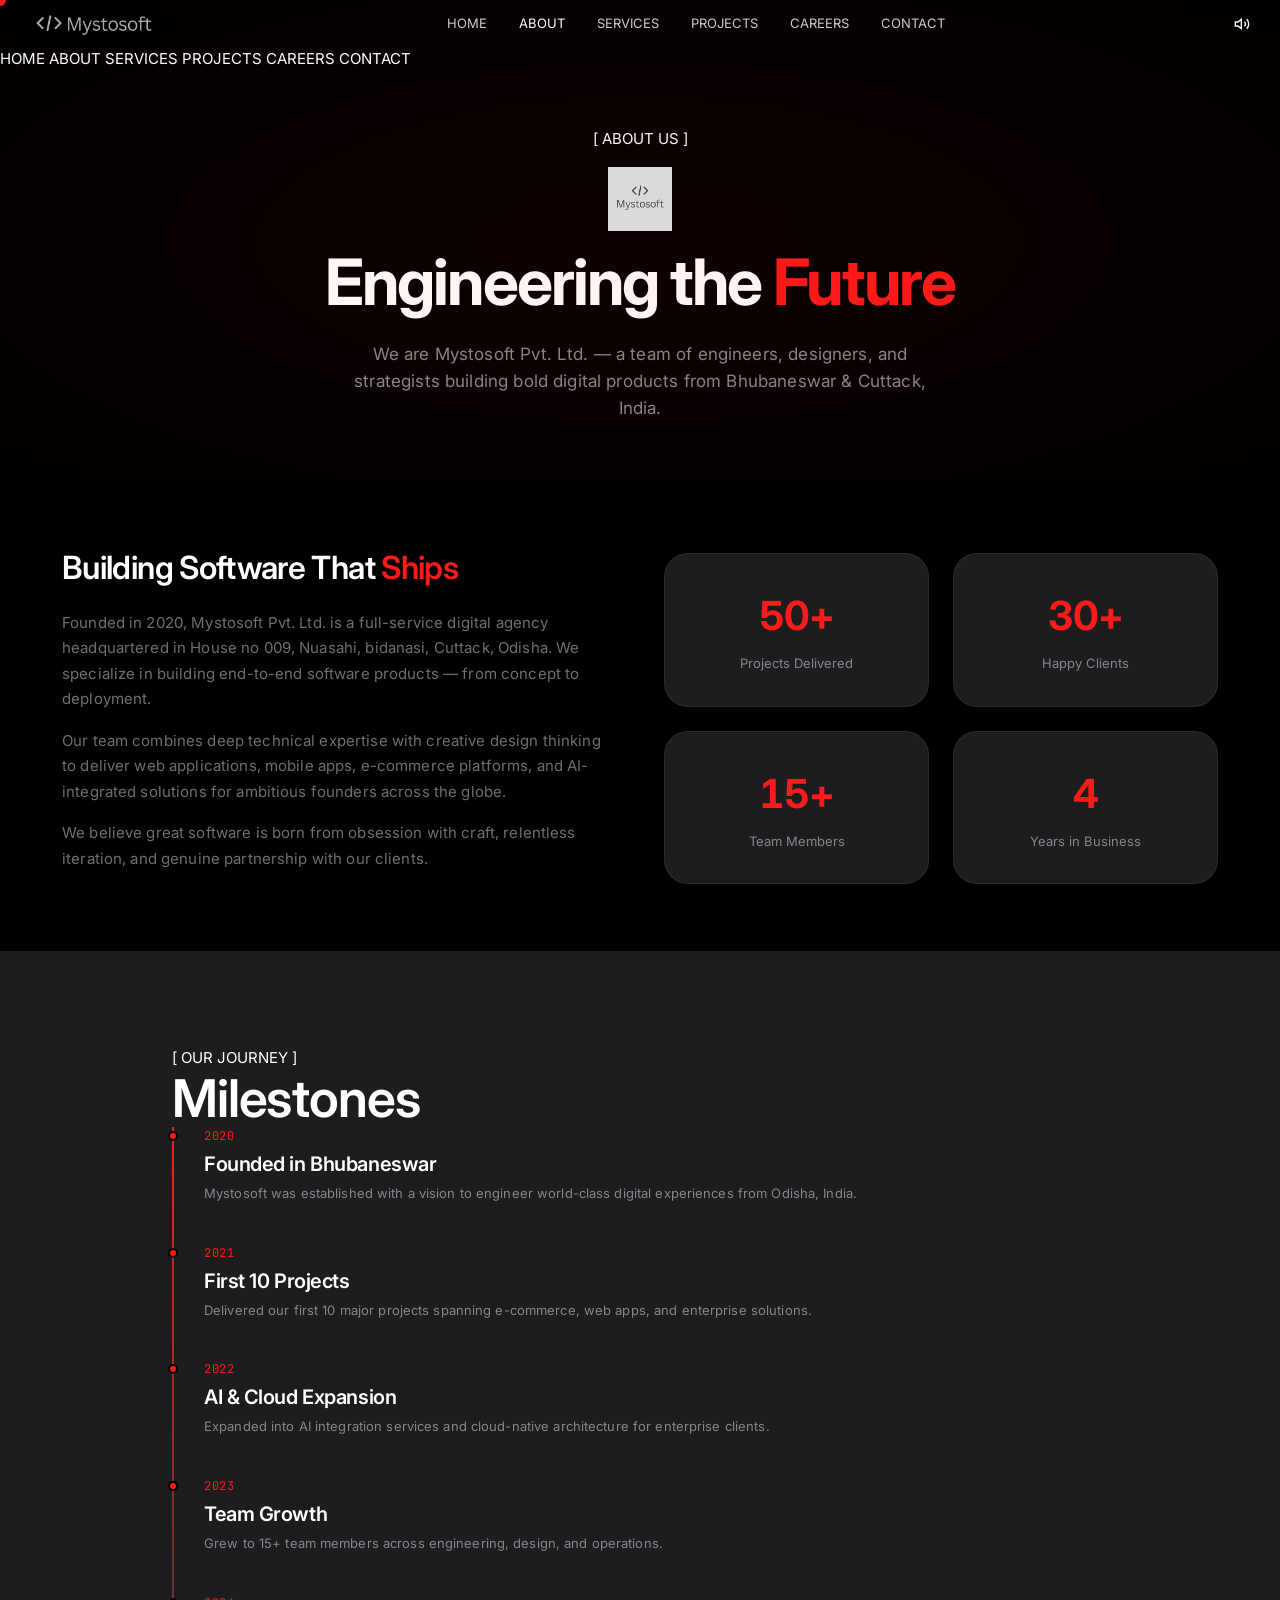
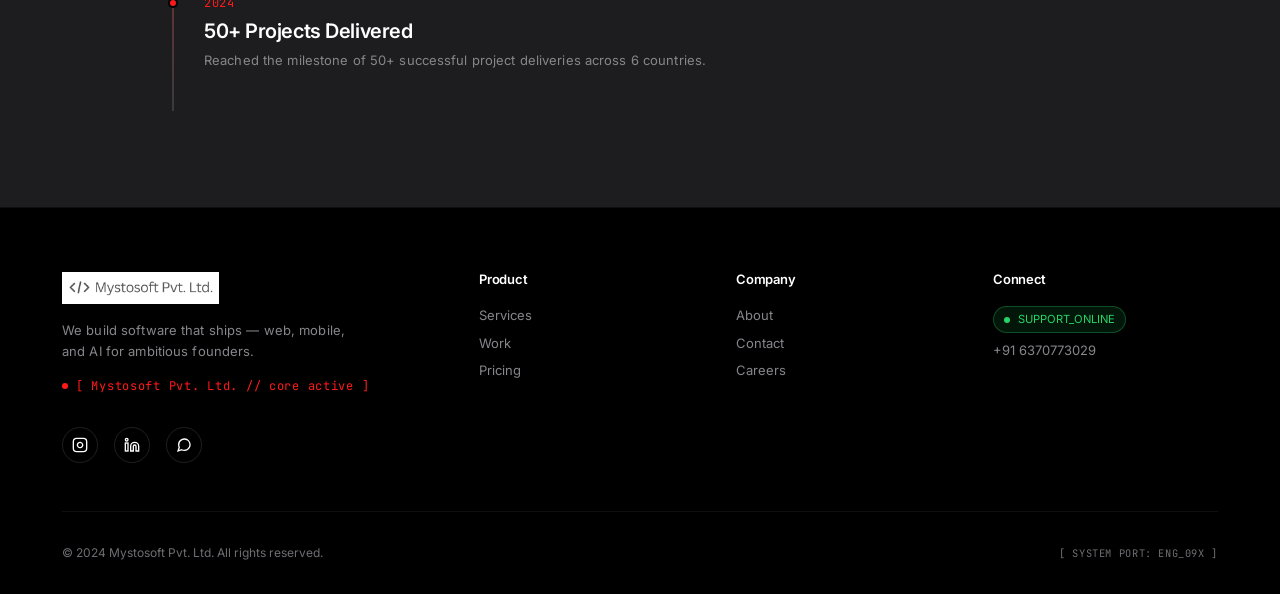
<file: about.html>
<!DOCTYPE html>
<html lang="en">
<head>
  <meta charset="UTF-8">
  <meta name="viewport" content="width=device-width, initial-scale=1.0">
  <title>About — Mystosoft</title>
  <meta name="description" content="Learn about Mystosoft Pvt. Ltd. — our story, mission, and the team behind bold digital products.">
  <link rel="icon" href="Mystosoft Logos/Mystosoft Favicon Logo.png" type="image/png">
  <link rel="stylesheet" href="css/base.css">
  <link rel="stylesheet" href="css/components.css">
  <link rel="stylesheet" href="css/animations.css">
  <link rel="stylesheet" href="css/pages.css">
  <link rel="preconnect" href="https://fonts.googleapis.com">
  <link rel="preconnect" href="https://fonts.gstatic.com" crossorigin>
  <link href="https://fonts.googleapis.com/css2?family=Inter:wght@300;400;500;600;700&family=JetBrains+Mono:wght@400;500;700&display=swap" rel="stylesheet">
  <style>
    body { font-family: 'Inter', -apple-system, BlinkMacSystemFont, sans-serif; }
    :root { --font-display: 'Inter', -apple-system, sans-serif; --font-mono: 'JetBrains Mono', monospace; }
  </style>
</head>
<body class="dark">

  <div class="custom-cursor"></div>

  <!-- Navbar -->
  <nav class="navbar">
    <div class="navbar-inner">
      <a href="index.html" class="navbar-logo">
        <img src="Mystosoft Logos/Mystosoft Header Logo.png" alt="Mystosoft" class="logo-icon">
      </a>
      <div class="navbar-links">
        <a href="index.html">HOME</a>
        <a href="about.html">ABOUT</a>
        <a href="services.html">SERVICES</a>
        <a href="projects.html">PROJECTS</a>
        <a href="careers.html">CAREERS</a>
        <a href="contact.html">CONTACT</a>
      </div>
      <div class="navbar-actions">
        <button class="sound-toggle" aria-label="Toggle sound">
          <svg viewBox="0 0 24 24" fill="none" stroke="currentColor" stroke-width="2"><path d="M11 5L6 9H2v6h4l5 4V5z"/><path d="M19.07 4.93a10 10 0 010 14.14M15.54 8.46a5 5 0 010 7.07"/></svg>
        </button>
        <div class="nav-toggle"><span></span><span></span><span></span></div>
      </div>
    </div>
    <!-- Mobile Menu Overlay -->
    <div class="mobile-menu">
      <a href="index.html">HOME</a>
      <a href="about.html">ABOUT</a>
      <a href="services.html">SERVICES</a>
      <a href="projects.html">PROJECTS</a>
      <a href="careers.html">CAREERS</a>
      <a href="contact.html">CONTACT</a>
    </div>
  </nav>

  <!-- Page Hero -->
  <section class="page-hero">
    <div class="container">
      <div class="section-label">[ ABOUT US ]</div>
      <img src="Mystosoft Logos/Mystosoft.png" alt="Mystosoft" class="page-hero-logo">
      <h1>Engineering the <span style="color: var(--color-accent)">Future</span></h1>
      <p>We are Mystosoft Pvt. Ltd. — a team of engineers, designers, and strategists building bold digital products from Bhubaneswar & Cuttack, India.</p>
    </div>
  </section>

  <!-- About Content -->
  <section class="about-content">
    <div class="container-wide">
      <div class="about-grid reveal">
        <div class="about-text">
          <h3>Building Software That <span style="color: var(--color-accent)">Ships</span></h3>
          <p>Founded in 2020, Mystosoft Pvt. Ltd. is a full-service digital agency headquartered in House no 009, Nuasahi, bidanasi, Cuttack, Odisha. We specialize in building end-to-end software products — from concept to deployment.</p>
          <p>Our team combines deep technical expertise with creative design thinking to deliver web applications, mobile apps, e-commerce platforms, and AI-integrated solutions for ambitious founders across the globe.</p>
          <p>We believe great software is born from obsession with craft, relentless iteration, and genuine partnership with our clients.</p>
        </div>
        <div class="about-stats stagger-children">
          <div class="about-stat">
            <div class="number"><span class="counter" data-target="50" data-suffix="+">0</span></div>
            <div class="label">Projects Delivered</div>
          </div>
          <div class="about-stat">
            <div class="number"><span class="counter" data-target="30" data-suffix="+">0</span></div>
            <div class="label">Happy Clients</div>
          </div>
          <div class="about-stat">
            <div class="number"><span class="counter" data-target="15" data-suffix="+">0</span></div>
            <div class="label">Team Members</div>
          </div>
          <div class="about-stat">
            <div class="number"><span class="counter" data-target="4" data-suffix="">0</span></div>
            <div class="label">Years in Business</div>
          </div>
        </div>
      </div>
    </div>
  </section>

  <!-- Timeline -->
  <section class="section" style="background: var(--color-gray-900); color: var(--color-white);">
    <div class="container">
      <div class="section-header reveal">
        <div class="section-label">[ OUR JOURNEY ]</div>
        <h2 class="section-title" style="color: var(--color-white);">Milestones</h2>
      </div>
      <div class="timeline reveal">
        <div class="timeline-item">
          <div class="year">2020</div>
          <h5>Founded in Bhubaneswar</h5>
          <p>Mystosoft was established with a vision to engineer world-class digital experiences from Odisha, India.</p>
        </div>
        <div class="timeline-item">
          <div class="year">2021</div>
          <h5>First 10 Projects</h5>
          <p>Delivered our first 10 major projects spanning e-commerce, web apps, and enterprise solutions.</p>
        </div>
        <div class="timeline-item">
          <div class="year">2022</div>
          <h5>AI & Cloud Expansion</h5>
          <p>Expanded into AI integration services and cloud-native architecture for enterprise clients.</p>
        </div>
        <div class="timeline-item">
          <div class="year">2023</div>
          <h5>Team Growth</h5>
          <p>Grew to 15+ team members across engineering, design, and operations.</p>
        </div>
        <div class="timeline-item">
          <div class="year">2024</div>
          <h5>50+ Projects Delivered</h5>
          <p>Reached the milestone of 50+ successful project deliveries across 6 countries.</p>
        </div>
      </div>
    </div>
  </section>

  <!-- Footer -->
  <footer class="footer">
    <div class="container-wide">
      <div class="footer-grid">
        <div class="footer-brand">
          <div class="footer-logo"><img src="Mystosoft Logos/Mystosoft footer logo.png" alt="Mystosoft" style="height: 32px;"></div>
          <p class="footer-tagline">We build software that ships — web, mobile, and AI for ambitious founders.</p>
          <div class="footer-status"><span class="dot"></span> [ Mystosoft Pvt. Ltd. // core active ]</div>
          <div class="footer-social">
            <a href="https://www.instagram.com/mystosoft" target="_blank" rel="noopener"><svg viewBox="0 0 24 24" fill="none" stroke="currentColor" stroke-width="2"><rect x="2" y="2" width="20" height="20" rx="5" ry="5"/><path d="M16 11.37A4 4 0 1 1 12.63 8 4 4 0 0 1 16 11.37z"/><line x1="17.5" y1="6.5" x2="17.51" y2="6.5"/></svg></a>
            <a href="https://www.linkedin.com/company/mystosoft" target="_blank" rel="noopener"><svg viewBox="0 0 24 24" fill="none" stroke="currentColor" stroke-width="2"><path d="M16 8a6 6 0 0 1 6 6v7h-4v-7a2 2 0 0 0-2-2 2 2 0 0 0-2 2v7h-4v-7a6 6 0 0 1 6-6z"/><rect x="2" y="9" width="4" height="12"/><circle cx="4" cy="4" r="2"/></svg></a>
            <a href="https://wa.me/916370773029" target="_blank" rel="noopener"><svg viewBox="0 0 24 24" fill="none" stroke="currentColor" stroke-width="2"><path d="M21 11.5a8.38 8.38 0 0 1-.9 3.8 8.5 8.5 0 0 1-7.6 4.7 8.38 8.38 0 0 1-3.8-.9L3 21l1.9-5.7a8.38 8.38 0 0 1-.9-3.8 8.5 8.5 0 0 1 4.7-7.6 8.38 8.38 0 0 1 3.8-.9h.5a8.48 8.48 0 0 1 8 8v.5z"/></svg></a>
          </div>
        </div>
        <div class="footer-columns">
          <div class="footer-column"><h5>Product</h5><a href="services.html">Services</a><a href="projects.html">Work</a><a href="index.html#pricing">Pricing</a></div>
          <div class="footer-column"><h5>Company</h5><a href="about.html">About</a><a href="contact.html">Contact</a><a href="careers.html">Careers</a></div>
          <div class="footer-column"><h5>Connect</h5><a href="https://wa.me/916370773029" target="_blank"><span class="footer-whatsapp" style="display:inline-flex;padding:4px 10px;font-size:0.7rem;"><span class="dot"></span> SUPPORT_ONLINE</span></a><a href="tel:+916370773029">+91 6370773029</a></div>
        </div>
      </div>
      <div class="footer-bottom">
        <span>&copy; 2024 Mystosoft Pvt. Ltd. All rights reserved.</span>
        <span style="font-family: var(--font-mono); font-size: 0.65rem; letter-spacing: 0.06em;">[ SYSTEM PORT: ENG_09X ]</span>
      </div>
    </div>
  </footer>

  <script src="js/main.js"></script>
  <script src="js/sound.js"></script>
</body>
</html>
</file>
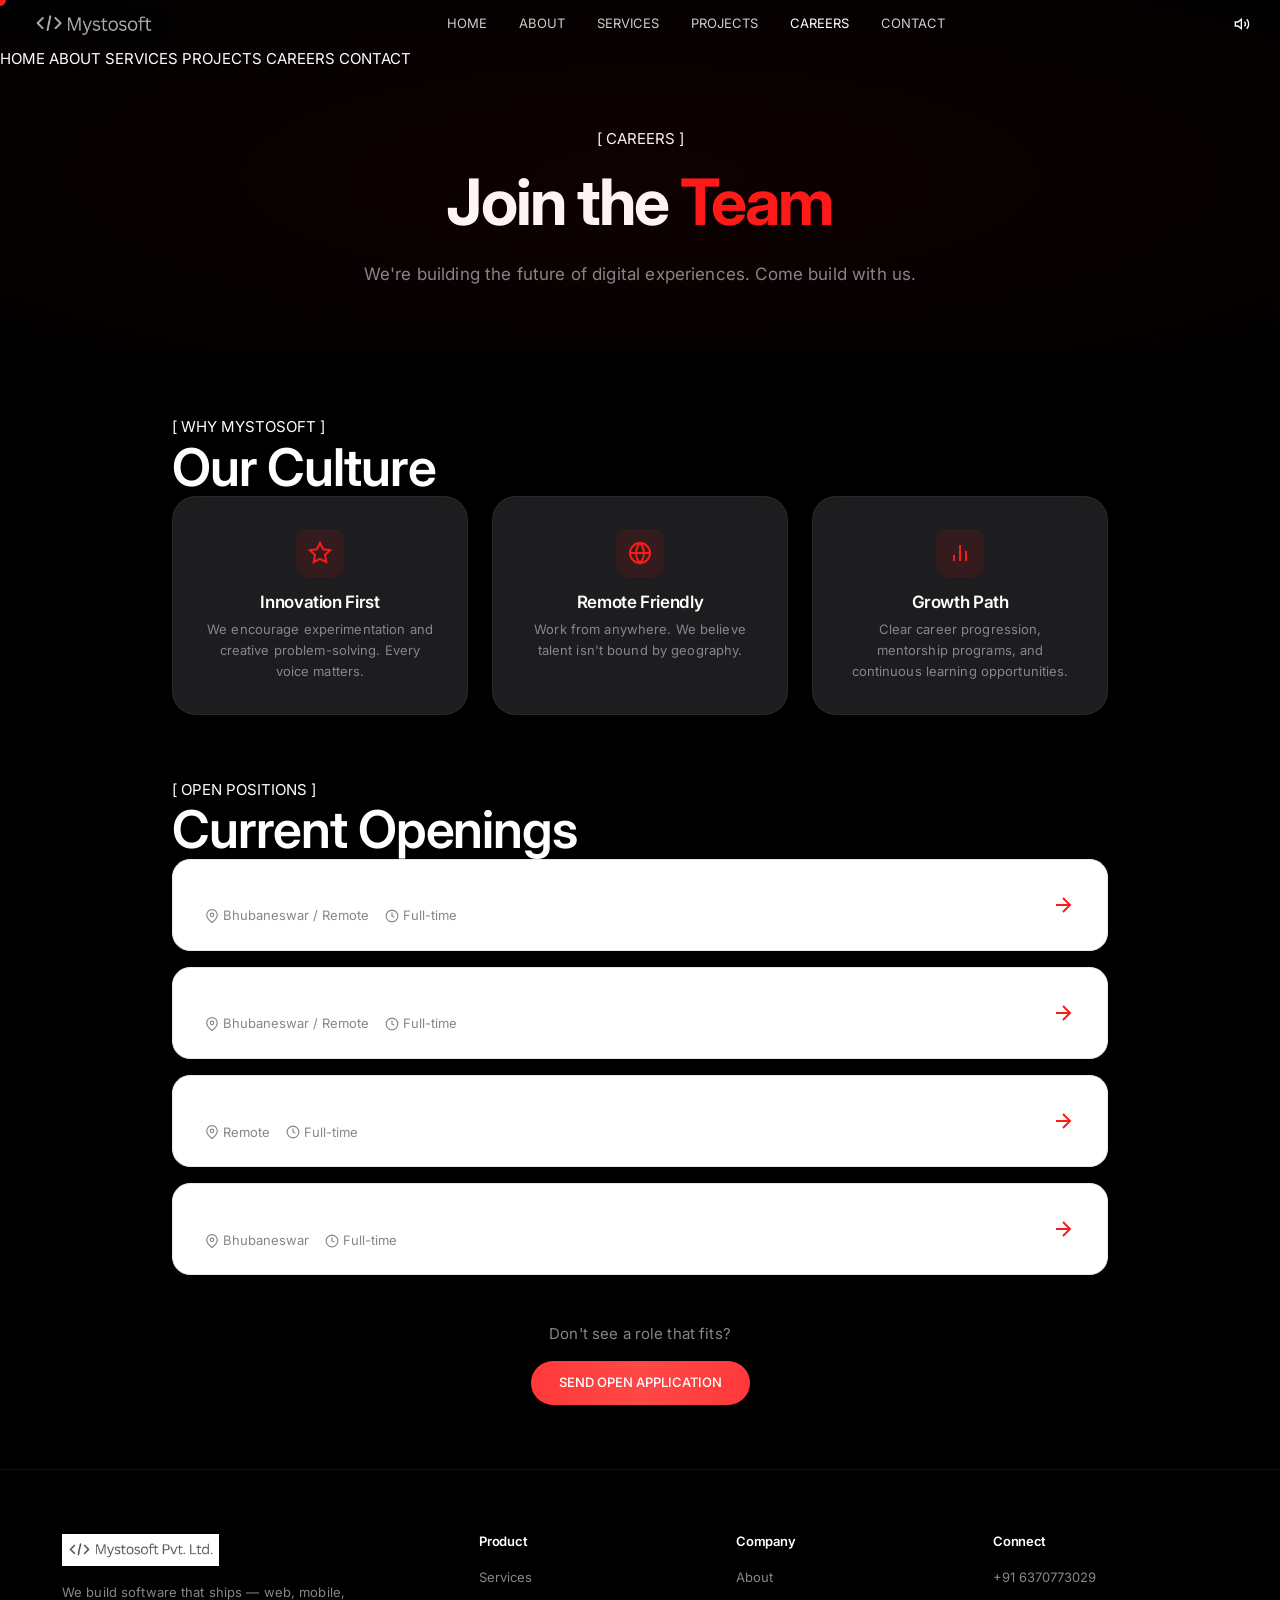
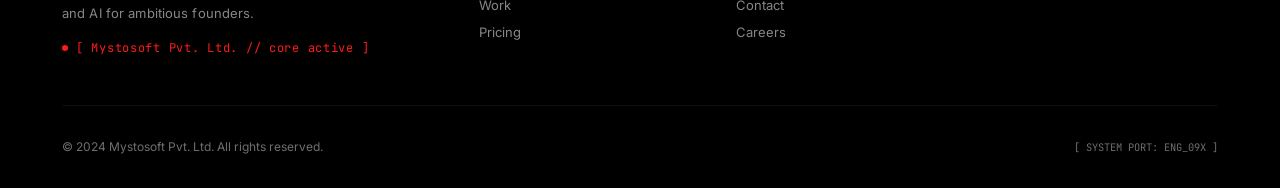
<file: careers.html>
<!DOCTYPE html>
<html lang="en">
<head>
  <meta charset="UTF-8">
  <meta name="viewport" content="width=device-width, initial-scale=1.0">
  <title>Careers — Mystosoft</title>
  <meta name="description" content="Join Mystosoft — build bold digital products with a team of passionate engineers and designers.">
  <link rel="icon" href="Mystosoft Logos/Mystosoft Favicon Logo.png" type="image/png">
  <link rel="stylesheet" href="css/base.css">
  <link rel="stylesheet" href="css/components.css">
  <link rel="stylesheet" href="css/animations.css">
  <link rel="stylesheet" href="css/pages.css">
  <link rel="preconnect" href="https://fonts.googleapis.com">
  <link rel="preconnect" href="https://fonts.gstatic.com" crossorigin>
  <link href="https://fonts.googleapis.com/css2?family=Inter:wght@300;400;500;600;700&family=JetBrains+Mono:wght@400;500;700&display=swap" rel="stylesheet">
  <style>
    body { font-family: 'Inter', -apple-system, BlinkMacSystemFont, sans-serif; }
    :root { --font-display: 'Inter', -apple-system, sans-serif; --font-mono: 'JetBrains Mono', monospace; }
  </style>
</head>
<body class="dark">

  <div class="custom-cursor"></div>

  <nav class="navbar">
    <div class="navbar-inner">
      <a href="index.html" class="navbar-logo"><img src="Mystosoft Logos/Mystosoft Header Logo.png" alt="Mystosoft" class="logo-icon"></a>
      <div class="navbar-links"><a href="index.html">HOME</a><a href="about.html">ABOUT</a><a href="services.html">SERVICES</a><a href="projects.html">PROJECTS</a><a href="careers.html">CAREERS</a><a href="contact.html">CONTACT</a></div>
      <div class="navbar-actions">
        <button class="sound-toggle" aria-label="Toggle sound"><svg viewBox="0 0 24 24" fill="none" stroke="currentColor" stroke-width="2"><path d="M11 5L6 9H2v6h4l5 4V5z"/><path d="M19.07 4.93a10 10 0 010 14.14M15.54 8.46a5 5 0 010 7.07"/></svg></button>
        <div class="nav-toggle"><span></span><span></span><span></span></div>
      </div>
    </div>
    <!-- Mobile Menu Overlay -->
    <div class="mobile-menu">
      <a href="index.html">HOME</a>
      <a href="about.html">ABOUT</a>
      <a href="services.html">SERVICES</a>
      <a href="projects.html">PROJECTS</a>
      <a href="careers.html">CAREERS</a>
      <a href="contact.html">CONTACT</a>
    </div>
  </nav>

  <section class="page-hero">
    <div class="container">
      <div class="section-label">[ CAREERS ]</div>
      <h1>Join the <span style="color: var(--color-accent)">Team</span></h1>
      <p>We're building the future of digital experiences. Come build with us.</p>
    </div>
  </section>

  <section class="careers-content">
    <div class="container">
      <!-- Culture -->
      <div class="section-header reveal">
        <div class="section-label">[ WHY MYSTOSOFT ]</div>
        <h2 class="section-title">Our Culture</h2>
      </div>
      <div class="culture-grid stagger-children reveal">
        <div class="culture-card">
          <div class="icon"><svg viewBox="0 0 24 24" fill="none" stroke="currentColor" stroke-width="2"><polygon points="12 2 15.09 8.26 22 9.27 17 14.14 18.18 21.02 12 17.77 5.82 21.02 7 14.14 2 9.27 8.91 8.26 12 2"/></svg></div>
          <h5>Innovation First</h5>
          <p>We encourage experimentation and creative problem-solving. Every voice matters.</p>
        </div>
        <div class="culture-card">
          <div class="icon"><svg viewBox="0 0 24 24" fill="none" stroke="currentColor" stroke-width="2"><circle cx="12" cy="12" r="10"/><line x1="2" y1="12" x2="22" y2="12"/><path d="M12 2a15.3 15.3 0 0 1 4 10 15.3 15.3 0 0 1-4 10 15.3 15.3 0 0 1-4-10 15.3 15.3 0 0 1 4-10z"/></svg></div>
          <h5>Remote Friendly</h5>
          <p>Work from anywhere. We believe talent isn't bound by geography.</p>
        </div>
        <div class="culture-card">
          <div class="icon"><svg viewBox="0 0 24 24" fill="none" stroke="currentColor" stroke-width="2"><path d="M18 20V10"/><path d="M12 20V4"/><path d="M6 20v-6"/></svg></div>
          <h5>Growth Path</h5>
          <p>Clear career progression, mentorship programs, and continuous learning opportunities.</p>
        </div>
      </div>

      <!-- Job Listings -->
      <div class="section-header reveal" style="margin-top: var(--space-16);">
        <div class="section-label">[ OPEN POSITIONS ]</div>
        <h2 class="section-title">Current Openings</h2>
      </div>
      <div class="job-listings reveal">
        <div class="job-card" onclick="window.location='mailto: mystosoft.admin@gmail.com?subject=Application: Senior Full-Stack Developer'">
          <div class="job-card-info">
            <h5>Senior Full-Stack Developer</h5>
            <div class="job-card-meta">
              <span><svg viewBox="0 0 24 24" fill="none" stroke="currentColor" stroke-width="2"><path d="M21 10c0 7-9 13-9 13s-9-6-9-13a9 9 0 0 1 18 0z"/><circle cx="12" cy="10" r="3"/></svg> Bhubaneswar / Remote</span>
              <span><svg viewBox="0 0 24 24" fill="none" stroke="currentColor" stroke-width="2"><circle cx="12" cy="12" r="10"/><polyline points="12 6 12 12 16 14"/></svg> Full-time</span>
            </div>
          </div>
          <svg class="arrow" width="24" height="24" viewBox="0 0 24 24" fill="none" stroke="currentColor" stroke-width="2"><line x1="5" y1="12" x2="19" y2="12"/><polyline points="12 5 19 12 12 19"/></svg>
        </div>
        <div class="job-card" onclick="window.location='mailto:mystosoft.admin@gmail.com?subject=Application: UI/UX Designer'">
          <div class="job-card-info">
            <h5>UI/UX Designer</h5>
            <div class="job-card-meta">
              <span><svg viewBox="0 0 24 24" fill="none" stroke="currentColor" stroke-width="2"><path d="M21 10c0 7-9 13-9 13s-9-6-9-13a9 9 0 0 1 18 0z"/><circle cx="12" cy="10" r="3"/></svg> Bhubaneswar / Remote</span>
              <span><svg viewBox="0 0 24 24" fill="none" stroke="currentColor" stroke-width="2"><circle cx="12" cy="12" r="10"/><polyline points="12 6 12 12 16 14"/></svg> Full-time</span>
            </div>
          </div>
          <svg class="arrow" width="24" height="24" viewBox="0 0 24 24" fill="none" stroke="currentColor" stroke-width="2"><line x1="5" y1="12" x2="19" y2="12"/><polyline points="12 5 19 12 12 19"/></svg>
        </div>
        <div class="job-card" onclick="window.location='mailto:mystosoft.admin@gmail.com?subject=Application: React Native Developer'">
          <div class="job-card-info">
            <h5>React Native Developer</h5>
            <div class="job-card-meta">
              <span><svg viewBox="0 0 24 24" fill="none" stroke="currentColor" stroke-width="2"><path d="M21 10c0 7-9 13-9 13s-9-6-9-13a9 9 0 0 1 18 0z"/><circle cx="12" cy="10" r="3"/></svg> Remote</span>
              <span><svg viewBox="0 0 24 24" fill="none" stroke="currentColor" stroke-width="2"><circle cx="12" cy="12" r="10"/><polyline points="12 6 12 12 16 14"/></svg> Full-time</span>
            </div>
          </div>
          <svg class="arrow" width="24" height="24" viewBox="0 0 24 24" fill="none" stroke="currentColor" stroke-width="2"><line x1="5" y1="12" x2="19" y2="12"/><polyline points="12 5 19 12 12 19"/></svg>
        </div>
        <div class="job-card" onclick="window.location='mailto:mystosoft.admin@gmail.com?subject=Application: DevOps Engineer'">
          <div class="job-card-info">
            <h5>DevOps Engineer</h5>
            <div class="job-card-meta">
              <span><svg viewBox="0 0 24 24" fill="none" stroke="currentColor" stroke-width="2"><path d="M21 10c0 7-9 13-9 13s-9-6-9-13a9 9 0 0 1 18 0z"/><circle cx="12" cy="10" r="3"/></svg> Bhubaneswar</span>
              <span><svg viewBox="0 0 24 24" fill="none" stroke="currentColor" stroke-width="2"><circle cx="12" cy="12" r="10"/><polyline points="12 6 12 12 16 14"/></svg> Full-time</span>
            </div>
          </div>
          <svg class="arrow" width="24" height="24" viewBox="0 0 24 24" fill="none" stroke="currentColor" stroke-width="2"><line x1="5" y1="12" x2="19" y2="12"/><polyline points="12 5 19 12 12 19"/></svg>
        </div>
      </div>

      <!-- CTA -->
      <div class="text-center reveal" style="margin-top: var(--space-12);">
        <p style="color: var(--color-gray-400); margin-bottom: var(--space-4);">Don't see a role that fits?</p>
        <a href="mailto: mystosoft.admin@gmail.com" class="btn btn-primary btn-shimmer">SEND OPEN APPLICATION</a>
      </div>
    </div>
  </section>

  <footer class="footer">
    <div class="container-wide">
      <div class="footer-grid">
        <div class="footer-brand">
          <div class="footer-logo"><img src="Mystosoft Logos/Mystosoft footer logo.png" alt="Mystosoft" style="height: 32px;"></div>
          <p class="footer-tagline">We build software that ships — web, mobile, and AI for ambitious founders.</p>
          <div class="footer-status"><span class="dot"></span> [ Mystosoft Pvt. Ltd. // core active ]</div>
        </div>
        <div class="footer-columns">
          <div class="footer-column"><h5>Product</h5><a href="services.html">Services</a><a href="projects.html">Work</a><a href="index.html#pricing">Pricing</a></div>
          <div class="footer-column"><h5>Company</h5><a href="about.html">About</a><a href="contact.html">Contact</a><a href="careers.html">Careers</a></div>
          <div class="footer-column"><h5>Connect</h5><a href="tel:+916370773029">+91 6370773029</a></div>
        </div>
      </div>
      <div class="footer-bottom">
        <span>&copy; 2024 Mystosoft Pvt. Ltd. All rights reserved.</span>
        <span style="font-family: var(--font-mono); font-size: 0.65rem;">[ SYSTEM PORT: ENG_09X ]</span>
      </div>
    </div>
  </footer>

  <script src="js/main.js"></script>
  <script src="js/sound.js"></script>
</body>
</html>
</file>
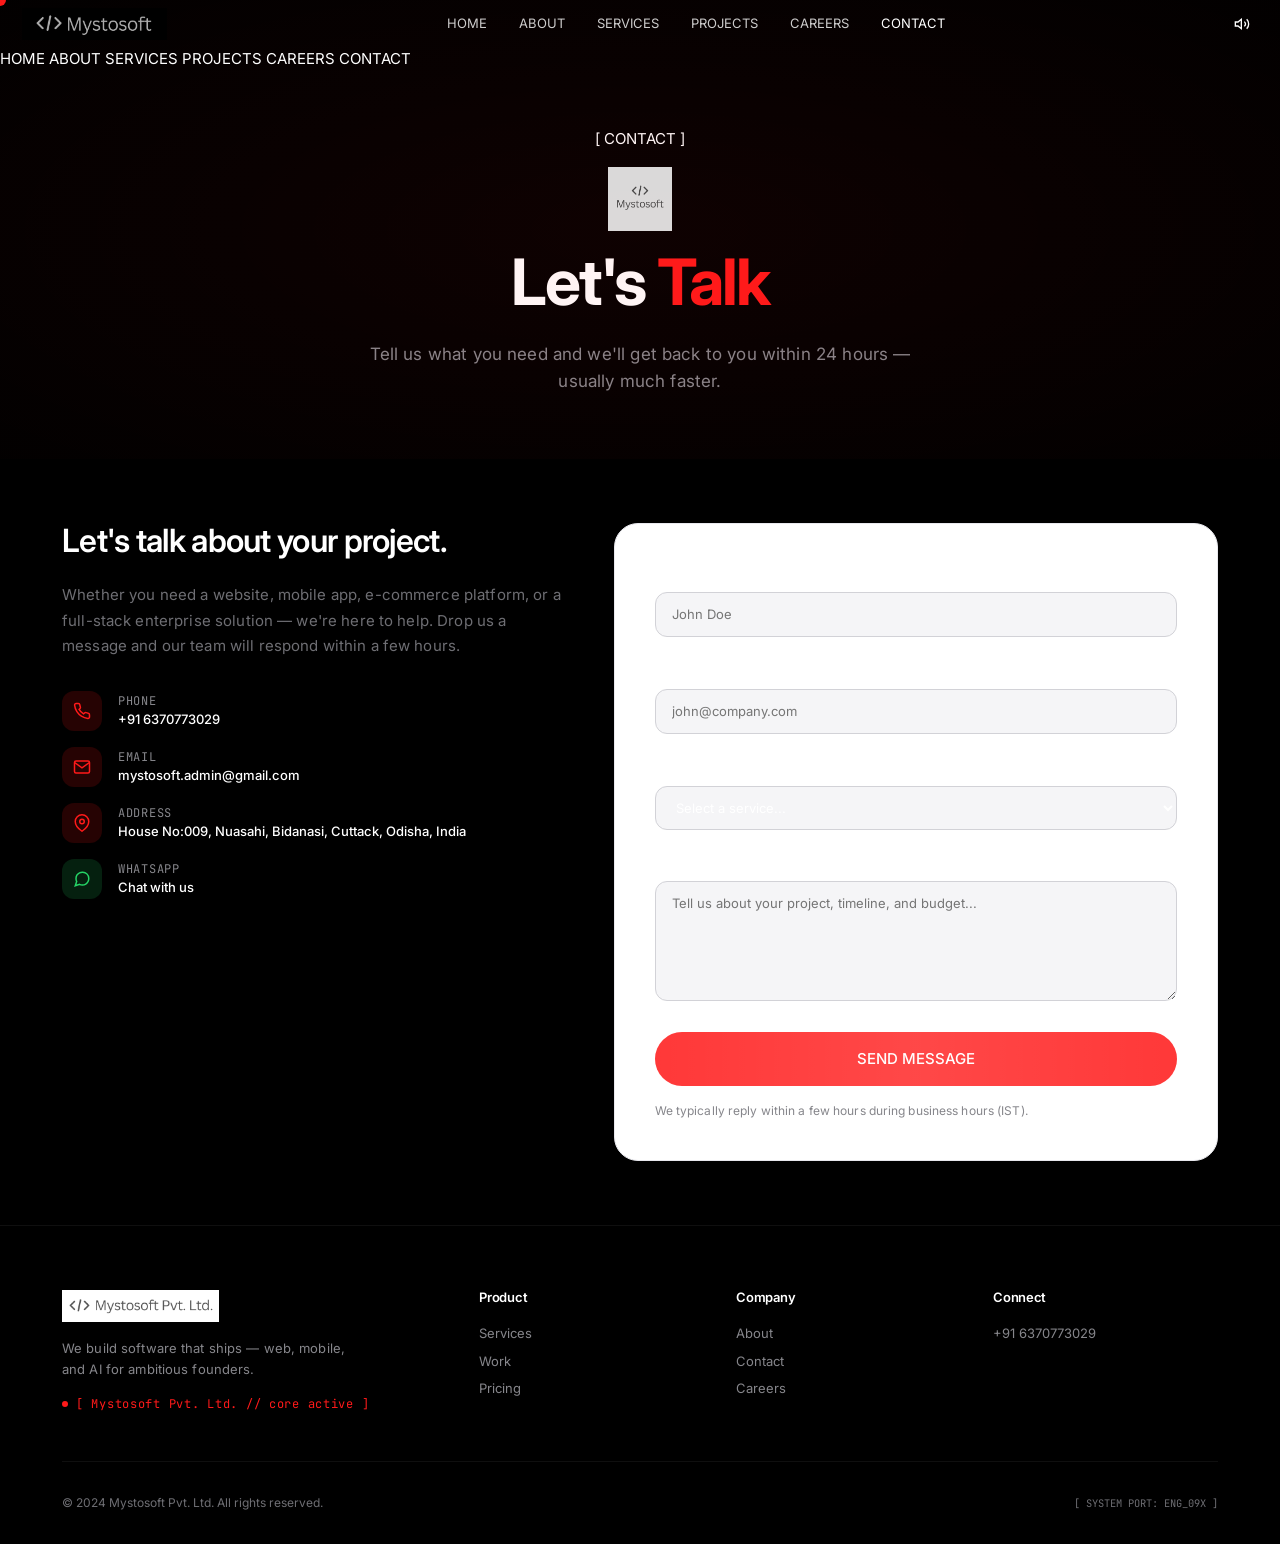
<file: contact.html>
<!DOCTYPE html>
<html lang="en">
<head>
  <meta charset="UTF-8">
  <meta name="viewport" content="width=device-width, initial-scale=1.0">
  <title>Contact — Mystosoft</title>
  <meta name="description" content="Get in touch with Mystosoft. Tell us about your project and we'll get back to you within 24 hours.">
  <link rel="icon" href="Mystosoft Logos/Mystosoft Favicon Logo.png" type="image/png">
  <link rel="stylesheet" href="css/base.css">
  <link rel="stylesheet" href="css/components.css">
  <link rel="stylesheet" href="css/animations.css">
  <link rel="stylesheet" href="css/pages.css">
  <link rel="preconnect" href="https://fonts.googleapis.com">
  <link rel="preconnect" href="https://fonts.gstatic.com" crossorigin>
  <link href="https://fonts.googleapis.com/css2?family=Inter:wght@300;400;500;600;700&family=JetBrains+Mono:wght@400;500;700&display=swap" rel="stylesheet">
  <style>
    body { font-family: 'Inter', -apple-system, BlinkMacSystemFont, sans-serif; }
    :root { --font-display: 'Inter', -apple-system, sans-serif; --font-mono: 'JetBrains Mono', monospace; }
  </style>
</head>
<body class="dark">

  <div class="custom-cursor"></div>

  <nav class="navbar">
    <div class="navbar-inner">
      <a href="index.html" class="navbar-logo"><img src="Mystosoft Logos/Mystosoft Header Logo.png" alt="Mystosoft" class="logo-icon"></a>
      <div class="navbar-links"><a href="index.html">HOME</a><a href="about.html">ABOUT</a><a href="services.html">SERVICES</a><a href="projects.html">PROJECTS</a><a href="careers.html">CAREERS</a><a href="contact.html">CONTACT</a></div>
      <div class="navbar-actions">
        <button class="sound-toggle" aria-label="Toggle sound"><svg viewBox="0 0 24 24" fill="none" stroke="currentColor" stroke-width="2"><path d="M11 5L6 9H2v6h4l5 4V5z"/><path d="M19.07 4.93a10 10 0 010 14.14M15.54 8.46a5 5 0 010 7.07"/></svg></button>
        <div class="nav-toggle"><span></span><span></span><span></span></div>
      </div>
    </div>
    <!-- Mobile Menu Overlay -->
    <div class="mobile-menu">
      <a href="index.html">HOME</a>
      <a href="about.html">ABOUT</a>
      <a href="services.html">SERVICES</a>
      <a href="projects.html">PROJECTS</a>
      <a href="careers.html">CAREERS</a>
      <a href="contact.html">CONTACT</a>
    </div>
  </nav>
  
  <section class="page-hero">
    <div class="container">
      <div class="section-label">[ CONTACT ]</div>
      <img src="Mystosoft Logos/Mystosoft.png" alt="Mystosoft" class="page-hero-logo">
      <h1>Let's <span style="color: var(--color-accent)">Talk</span></h1>
      <p>Tell us what you need and we'll get back to you within 24 hours — usually much faster.</p>
    </div>
  </section>

  <section class="contact-content">
    <div class="container-wide">
      <div class="contact-grid">
        <div class="contact-info reveal">
          <h3>Let's talk about your project.</h3>
          <p>Whether you need a website, mobile app, e-commerce platform, or a full-stack enterprise solution — we're here to help. Drop us a message and our team will respond within a few hours.</p>
          <div class="contact-details">
            <div class="contact-item">
              <div class="icon"><svg viewBox="0 0 24 24" fill="none" stroke="currentColor" stroke-width="2"><path d="M22 16.92v3a2 2 0 0 1-2.18 2 19.79 19.79 0 0 1-8.63-3.07 19.5 19.5 0 0 1-6-6 19.79 19.79 0 0 1-3.07-8.67A2 2 0 0 1 4.11 2h3a2 2 0 0 1 2 1.72c.127.96.361 1.903.7 2.81a2 2 0 0 1-.45 2.11L8.09 9.91a16 16 0 0 0 6 6l1.27-1.27a2 2 0 0 1 2.11-.45c.907.339 1.85.573 2.81.7A2 2 0 0 1 22 16.92z"/></svg></div>
              <div class="info">
                <div class="label">Phone</div>
                <div class="value"><a href="tel:+916370773029">+91 6370773029</a></div>
              </div>
            </div>
            <div class="contact-item">
              <div class="icon"><svg viewBox="0 0 24 24" fill="none" stroke="currentColor" stroke-width="2"><path d="M4 4h16c1.1 0 2 .9 2 2v12c0 1.1-.9 2-2 2H4c-1.1 0-2-.9-2-2V6c0-1.1.9-2 2-2z"/><polyline points="22,6 12,13 2,6"/></svg></div>
              <div class="info">
                <div class="label">Email</div>
                <div class="value"><a href="mailto:mystosoft.admin@gmail.com">mystosoft.admin@gmail.com</a></div>
              </div>
            </div>
            <div class="contact-item">
              <div class="icon"><svg viewBox="0 0 24 24" fill="none" stroke="currentColor" stroke-width="2"><path d="M21 10c0 7-9 13-9 13s-9-6-9-13a9 9 0 0 1 18 0z"/><circle cx="12" cy="10" r="3"/></svg></div>
              <div class="info">
                <div class="label">Address</div>
                <div class="value">House No:009, Nuasahi, Bidanasi, Cuttack, Odisha, India</div>
              </div>
            </div>
            <div class="contact-item">
              <div class="icon" style="background: rgba(37, 211, 102, 0.15); color: #25d366;"><svg viewBox="0 0 24 24" fill="none" stroke="currentColor" stroke-width="2"><path d="M21 11.5a8.38 8.38 0 0 1-.9 3.8 8.5 8.5 0 0 1-7.6 4.7 8.38 8.38 0 0 1-3.8-.9L3 21l1.9-5.7a8.38 8.38 0 0 1-.9-3.8 8.5 8.5 0 0 1 4.7-7.6 8.38 8.38 0 0 1 3.8-.9h.5a8.48 8.48 0 0 1 8 8v.5z"/></svg></div>
              <div class="info">
                <div class="label">WhatsApp</div>
                <div class="value"><a href="https://wa.me/916370773029" target="_blank" rel="noopener">Chat with us</a></div>
              </div>
            </div>
          </div>
        </div>
        <div class="contact-form-wrapper reveal">
          <form action="https://formspree.io/f/YOUR_FORM_ID" method="POST" id="contactForm" novalidate>
            <div class="form-group">
              <label for="name">Your Name</label>
              <input type="text" id="name" name="name" placeholder="John Doe" required minlength="2">
              <span class="form-error" id="nameError"></span>
            </div>
            <div class="form-group">
              <label for="email">Email Address</label>
              <input type="email" id="email" name="email" placeholder="john@company.com" required>
              <span class="form-error" id="emailError"></span>
            </div>
            <div class="form-group">
              <label for="service">What do you need?</label>
              <select id="service" name="service" required>
                <option value="">Select a service...</option>
                <option value="Informative Web">Informative Web</option>
                <option value="Dynamic Web">Dynamic Web</option>
                <option value="E-Commerce">E-Commerce</option>
                <option value="Mobile App">Android & iOS App</option>
                <option value="Custom Software">Custom Software</option>
                <option value="AI Integration">AI Integration</option>
                <option value="Brand & Design">Brand & Design</option>
                <option value="Something else">Something else</option>
              </select>
              <span class="form-error" id="serviceError"></span>
            </div>
            <div class="form-group">
              <label for="message">Project Details</label>
              <textarea id="message" name="message" placeholder="Tell us about your project, timeline, and budget..." required minlength="10"></textarea>
              <span class="form-error" id="messageError"></span>
            </div>
            <button type="submit" class="btn btn-primary btn-large btn-shimmer w-full">SEND MESSAGE</button>
            <p class="form-note">We typically reply within a few hours during business hours (IST).</p>
          </form>
        </div>
      </div>
    </div>
  </section>

  <!-- Success Modal -->
  <div id="successModal" style="display:none; position:fixed; inset:0; z-index:10000; background:rgba(0,0,0,0.8); backdrop-filter:blur(10px); align-items:center; justify-content:center; padding: 1rem;">
    <div style="background:var(--color-gray-900); border:1px solid rgba(255,26,26,0.3); border-radius:18px; padding:2rem; text-align:center; max-width:400px; width:100%;">
      <div style="width:56px; height:56px; border-radius:50%; background:rgba(48,209,88,0.15); display:flex; align-items:center; justify-content:center; margin:0 auto 1.5rem;">
        <svg width="28" height="28" viewBox="0 0 24 24" fill="none" stroke="#30d158" stroke-width="2"><polyline points="20 6 9 17 4 12"/></svg>
      </div>
      <h4 style="margin-bottom:0.5rem;">Message Sent!</h4>
      <p style="color:var(--color-gray-400); font-size:0.875rem;">We'll get back to you within 24 hours. Check your email for confirmation.</p>
      <button onclick="document.getElementById('successModal').style.display='none'" class="btn btn-primary" style="margin-top:1.5rem;">Close</button>
    </div>
  </div>

  <footer class="footer">
    <div class="container-wide">
      <div class="footer-grid">
        <div class="footer-brand">
          <div class="footer-logo"><img src="Mystosoft Logos/Mystosoft footer logo.png" alt="Mystosoft" style="height: 32px;"></div>
          <p class="footer-tagline">We build software that ships — web, mobile, and AI for ambitious founders.</p>
          <div class="footer-status"><span class="dot"></span> [ Mystosoft Pvt. Ltd. // core active ]</div>
        </div>
        <div class="footer-columns">
          <div class="footer-column"><h5>Product</h5><a href="services.html">Services</a><a href="projects.html">Work</a><a href="index.html#pricing">Pricing</a></div>
          <div class="footer-column"><h5>Company</h5><a href="about.html">About</a><a href="contact.html">Contact</a><a href="careers.html">Careers</a></div>
          <div class="footer-column"><h5>Connect</h5><a href="tel:+916370773029">+91 6370773029</a></div>
        </div>
      </div>
      <div class="footer-bottom">
        <span>&copy; 2024 Mystosoft Pvt. Ltd. All rights reserved.</span>
        <span style="font-family: var(--font-mono); font-size: 0.65rem;">[ SYSTEM PORT: ENG_09X ]</span>
      </div>
    </div>
  </footer>

  <script src="js/main.js"></script>
  <script src="js/sound.js"></script>
  <script>
    // Pre-select service from URL query param
    (function() {
      const params = new URLSearchParams(window.location.search);
      const service = params.get('service');
      if (service) {
        const select = document.getElementById('service');
        const options = select.options;
        for (let i = 0; i < options.length; i++) {
          if (options[i].value === service || options[i].text === service) {
            select.selectedIndex = i;
            break;
          }
        }
      }
    })();

    // Form validation
    const form = document.getElementById('contactForm');
    if (form) {
      const nameInput = document.getElementById('name');
      const emailInput = document.getElementById('email');
      const serviceInput = document.getElementById('service');
      const messageInput = document.getElementById('message');

      function showError(id, msg) {
        const el = document.getElementById(id);
        if (el) { el.textContent = msg; el.style.display = 'block'; }
      }
      function clearError(id) {
        const el = document.getElementById(id);
        if (el) { el.textContent = ''; el.style.display = 'none'; }
      }
      function markInvalid(input) {
        input.style.borderColor = 'var(--color-accent)';
        input.style.boxShadow = '0 0 0 3px rgba(255,26,26,0.1)';
      }
      function markValid(input) {
        input.style.borderColor = '';
        input.style.boxShadow = '';
      }

      function validateName() {
        const v = nameInput.value.trim();
        clearError('nameError');
        if (!v) { showError('nameError', 'Name is required'); markInvalid(nameInput); return false; }
        if (v.length < 2) { showError('nameError', 'Name must be at least 2 characters'); markInvalid(nameInput); return false; }
        markValid(nameInput); return true;
      }
      function validateEmail() {
        const v = emailInput.value.trim();
        clearError('emailError');
        if (!v) { showError('emailError', 'Email is required'); markInvalid(emailInput); return false; }
        if (!/^[^\s@]+@[^\s@]+\.[^\s@]+$/.test(v)) { showError('emailError', 'Please enter a valid email address'); markInvalid(emailInput); return false; }
        markValid(emailInput); return true;
      }
      function validateService() {
        const v = serviceInput.value;
        clearError('serviceError');
        if (!v) { showError('serviceError', 'Please select a service'); markInvalid(serviceInput); return false; }
        markValid(serviceInput); return true;
      }
      function validateMessage() {
        const v = messageInput.value.trim();
        clearError('messageError');
        if (!v) { showError('messageError', 'Project details are required'); markInvalid(messageInput); return false; }
        if (v.length < 10) { showError('messageError', 'Please provide at least 10 characters'); markInvalid(messageInput); return false; }
        markValid(messageInput); return true;
      }

      // Live validation on blur
      nameInput.addEventListener('blur', validateName);
      emailInput.addEventListener('blur', validateEmail);
      serviceInput.addEventListener('change', validateService);
      messageInput.addEventListener('blur', validateMessage);

      // Clear errors on input
      nameInput.addEventListener('input', () => { clearError('nameError'); markValid(nameInput); });
      emailInput.addEventListener('input', () => { clearError('emailError'); markValid(emailInput); });
      messageInput.addEventListener('input', () => { clearError('messageError'); markValid(messageInput); });

      form.addEventListener('submit', async (e) => {
        e.preventDefault();
        const isValid = validateName() & validateEmail() & validateService() & validateMessage();
        if (!isValid) return;

        const formData = new FormData(form);
        try {
          const response = await fetch(form.action, {
            method: 'POST',
            body: formData,
            headers: { 'Accept': 'application/json' }
          });
          if (response.ok) {
            form.reset();
            document.getElementById('successModal').style.display = 'flex';
          } else {
            alert('Something went wrong. Please try again or email us directly.');
          }
        } catch (err) {
          alert('Network error. Please try again.');
        }
      });
    }
  </script>
</body>
</html>
</file>
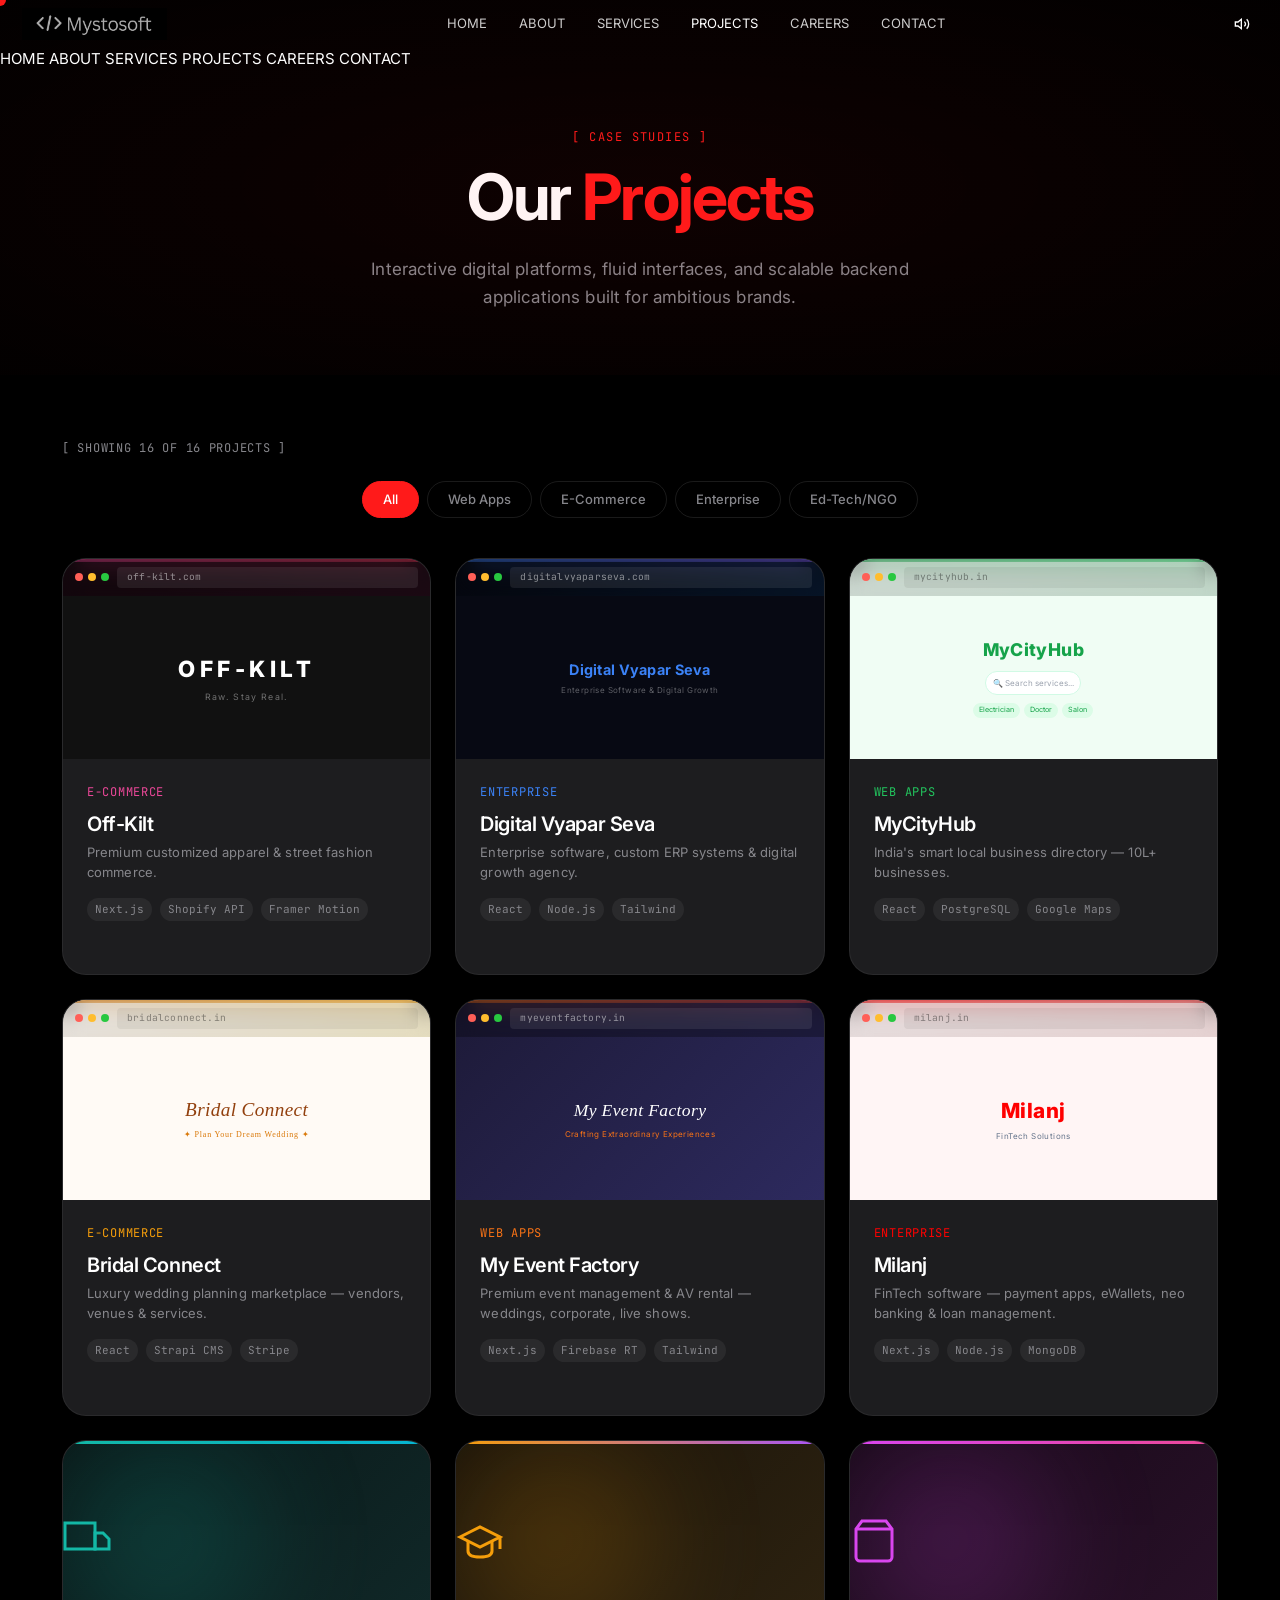
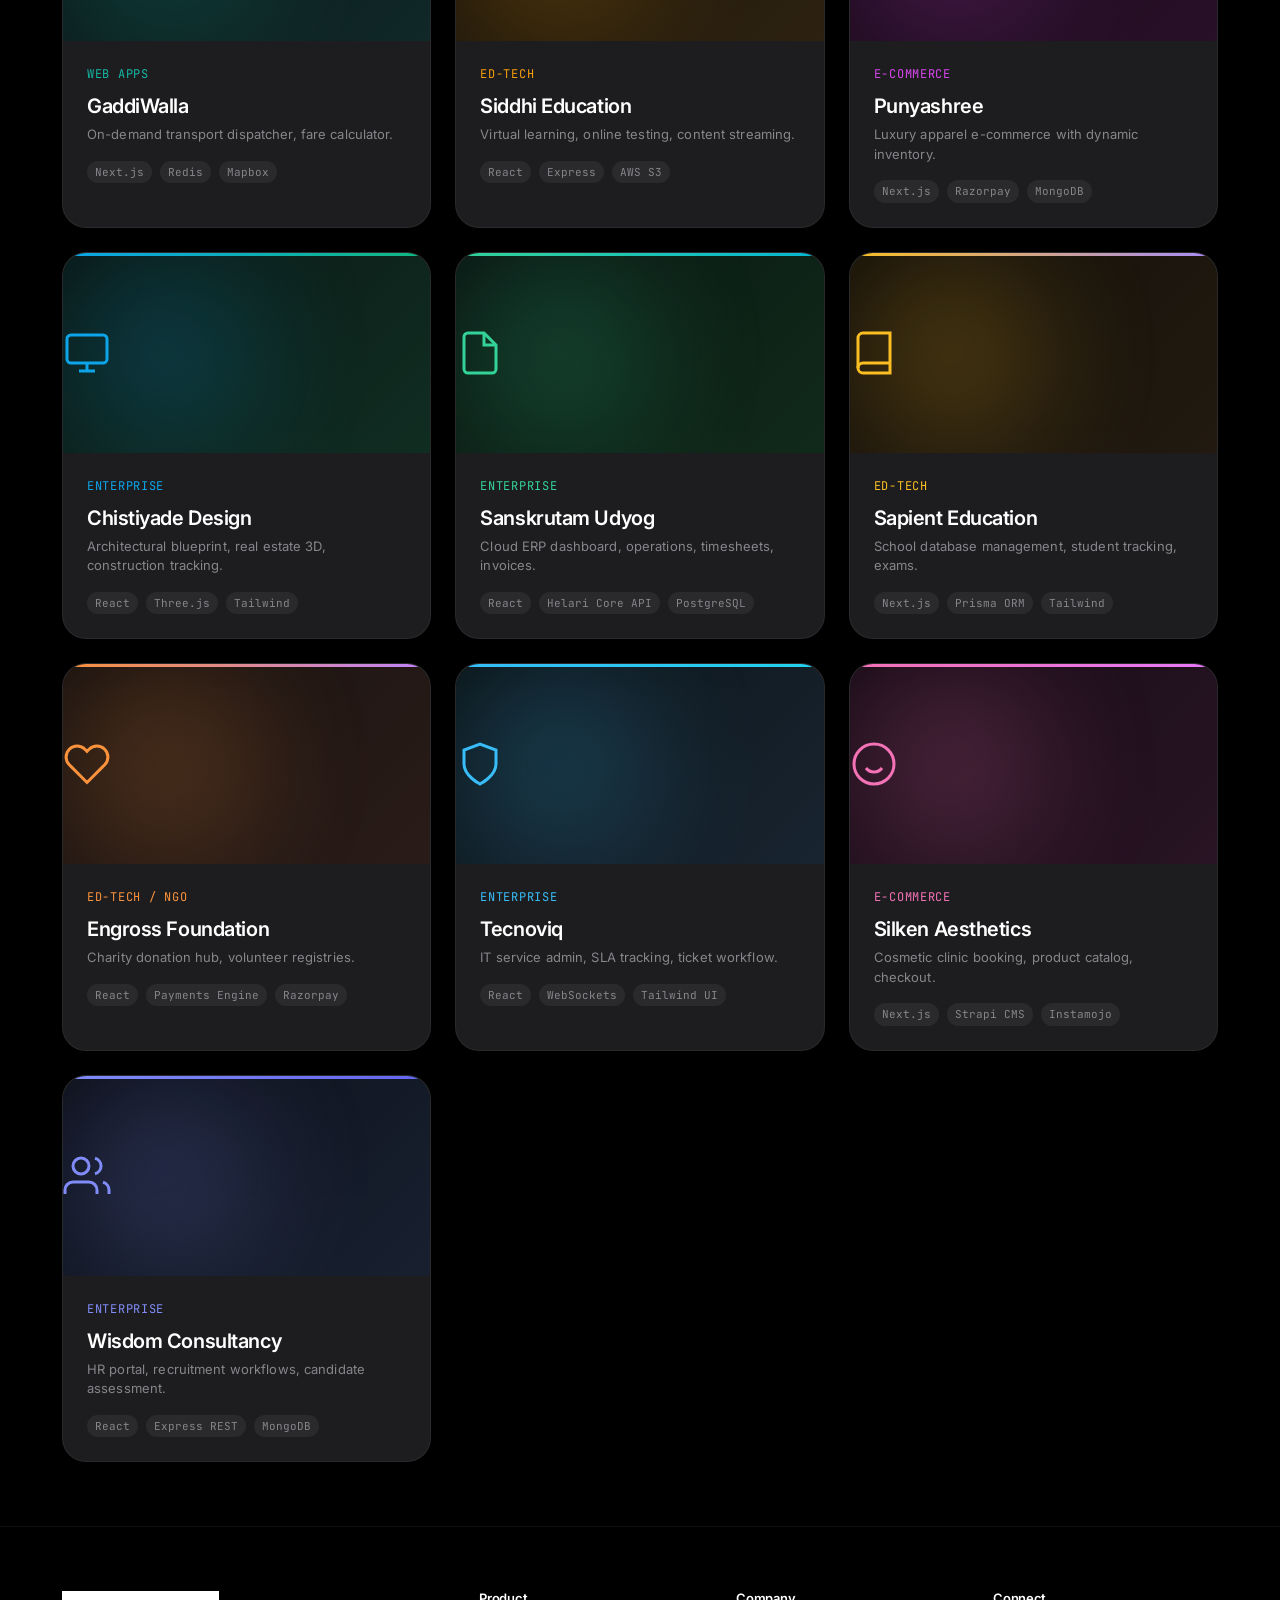
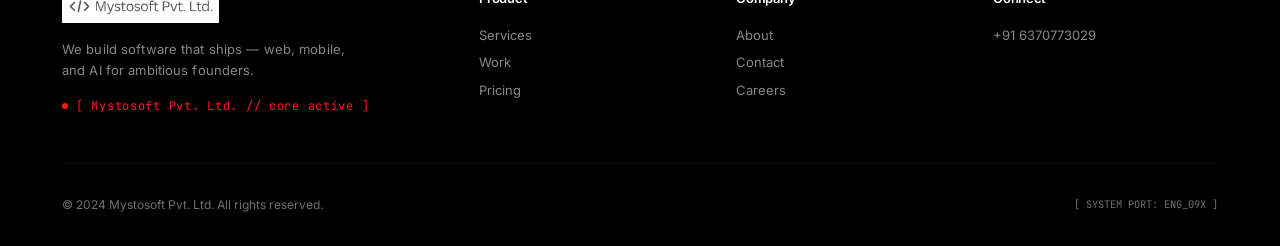
<file: projects.html>
<!DOCTYPE html>
<html lang="en">
<head>
  <meta charset="UTF-8">
  <meta name="viewport" content="width=device-width, initial-scale=1.0">
  <title>Projects — Mystosoft</title>
  <meta name="description" content="Explore our portfolio of 50+ digital products — web apps, e-commerce, enterprise, and ed-tech solutions.">
  <link rel="icon" href="Mystosoft Logos/Mystosoft Favicon Logo.png" type="image/png">
  <link rel="stylesheet" href="css/base.css">
  <link rel="stylesheet" href="css/components.css">
  <link rel="stylesheet" href="css/animations.css">
  <link rel="stylesheet" href="css/homepage.css">
  <link rel="stylesheet" href="css/pages.css">
  <link rel="preconnect" href="https://fonts.googleapis.com">
  <link rel="preconnect" href="https://fonts.gstatic.com" crossorigin>
  <link href="https://fonts.googleapis.com/css2?family=Inter:wght@300;400;500;600;700&family=JetBrains+Mono:wght@400;500;700&display=swap" rel="stylesheet">
  <style>
    body { font-family: 'Inter', -apple-system, BlinkMacSystemFont, sans-serif; }
    :root { --font-display: 'Inter', -apple-system, sans-serif; --font-mono: 'JetBrains Mono', monospace; }
  </style>
</head>
<body class="dark">

  <div class="custom-cursor"></div>

  <nav class="navbar">
    <div class="navbar-inner">
      <a href="index.html" class="navbar-logo"><img src="Mystosoft Logos/Mystosoft Header Logo.png" alt="Mystosoft" class="logo-icon"></a>
      <div class="navbar-links"><a href="index.html">HOME</a><a href="about.html">ABOUT</a><a href="services.html">SERVICES</a><a href="projects.html">PROJECTS</a><a href="careers.html">CAREERS</a><a href="contact.html">CONTACT</a></div>
      <div class="navbar-actions">
        <button class="sound-toggle" aria-label="Toggle sound"><svg viewBox="0 0 24 24" fill="none" stroke="currentColor" stroke-width="2"><path d="M11 5L6 9H2v6h4l5 4V5z"/><path d="M19.07 4.93a10 10 0 010 14.14M15.54 8.46a5 5 0 010 7.07"/></svg></button>
        <div class="nav-toggle"><span></span><span></span><span></span></div>
      </div>
    </div>
    <!-- Mobile Menu Overlay -->
    <div class="mobile-menu">
      <a href="index.html">HOME</a>
      <a href="about.html">ABOUT</a>
      <a href="services.html">SERVICES</a>
      <a href="projects.html">PROJECTS</a>
      <a href="careers.html">CAREERS</a>
      <a href="contact.html">CONTACT</a>
    </div>
  </nav>

  <section class="page-hero">
    <div class="container">
      <div class="section-label">[ CASE STUDIES ]</div>
      <h1>Our <span style="color: var(--color-accent)">Projects</span></h1>
      <p>Interactive digital platforms, fluid interfaces, and scalable backend applications built for ambitious brands.</p>
    </div>
  </section>

  <section class="projects-content">
    <div class="container-wide">
      <div class="projects-count">[ SHOWING 16 OF 16 PROJECTS ]</div>
      <div class="portfolio-filters reveal">
        <button class="filter-btn active" data-filter="all">All</button>
        <button class="filter-btn" data-filter="web">Web Apps</button>
        <button class="filter-btn" data-filter="ecommerce">E-Commerce</button>
        <button class="filter-btn" data-filter="enterprise">Enterprise</button>
        <button class="filter-btn" data-filter="edtech">Ed-Tech/NGO</button>
      </div>
      <div class="portfolio-grid stagger-children reveal">
        <!-- Off-Kilt -->
        <a href="https://off-kilt.com/" target="_blank" class="project-card" data-category="ecommerce">
          <div class="project-card-header" style="background: linear-gradient(135deg, #1a0a12, #2d1020);">
            <div class="category-bar" style="background: linear-gradient(90deg, #ec4899, #f43f5e);"></div>
            <div class="demo-browser"><div class="demo-dots"><span></span><span></span><span></span></div><div class="demo-url">off-kilt.com</div></div>
            <div class="demo-preview demo-preview--offkilt"></div>
          </div>
          <div class="project-card-body"><div class="project-card-category" style="color: #ec4899;">E-COMMERCE</div><h5>Off-Kilt</h5><p>Premium customized apparel & street fashion commerce.</p><div class="project-card-tech"><span>Next.js</span><span>Shopify API</span><span>Framer Motion</span></div><span class="project-card-link">Visit Live <svg viewBox="0 0 24 24" fill="none" stroke="currentColor" stroke-width="2"><path d="M18 13v6a2 2 0 0 1-2 2H5a2 2 0 0 1-2-2V8a2 2 0 0 1 2-2h6"/><polyline points="15 3 21 3 21 9"/><line x1="10" y1="14" x2="21" y2="3"/></svg></span></div>
        </a>
        <!-- Digital Vyapar Seva -->
        <a href="https://www.digitalvyaparseva.com/" target="_blank" class="project-card" data-category="enterprise">
          <div class="project-card-header" style="background: linear-gradient(135deg, #070913, #0b2545);">
            <div class="category-bar" style="background: linear-gradient(90deg, #3b82f6, #8b5cf6);"></div>
            <div class="demo-browser"><div class="demo-dots"><span></span><span></span><span></span></div><div class="demo-url">digitalvyaparseva.com</div></div>
            <div class="demo-preview demo-preview--dvs"></div>
          </div>
          <div class="project-card-body"><div class="project-card-category" style="color: #3b82f6;">ENTERPRISE</div><h5>Digital Vyapar Seva</h5><p>Enterprise software, custom ERP systems & digital growth agency.</p><div class="project-card-tech"><span>React</span><span>Node.js</span><span>Tailwind</span></div><span class="project-card-link">Visit Live <svg viewBox="0 0 24 24" fill="none" stroke="currentColor" stroke-width="2"><path d="M18 13v6a2 2 0 0 1-2 2H5a2 2 0 0 1-2-2V8a2 2 0 0 1 2-2h6"/><polyline points="15 3 21 3 21 9"/><line x1="10" y1="14" x2="21" y2="3"/></svg></span></div>
        </a>
        <!-- MyCityHub -->
        <a href="https://mycityhub.in/" target="_blank" class="project-card" data-category="web">
          <div class="project-card-header" style="background: linear-gradient(135deg, #f0fdf4, #dcfce7);">
            <div class="category-bar" style="background: linear-gradient(90deg, #16a34a, #22c55e);"></div>
            <div class="demo-browser" style="background: rgba(0,0,0,0.15);"><div class="demo-dots"><span></span><span></span><span></span></div><div class="demo-url" style="color: rgba(0,0,0,0.4); background: rgba(0,0,0,0.06);">mycityhub.in</div></div>
            <div class="demo-preview demo-preview--mycityhub"><div class="demo-mock"><span class="mock-logo">MyCityHub</span><div class="mock-search"></div><div class="mock-tags"><span>Electrician</span><span>Doctor</span><span>Salon</span></div></div></div>
          </div>
          <div class="project-card-body"><div class="project-card-category" style="color: #22c55e;">WEB APPS</div><h5>MyCityHub</h5><p>India's smart local business directory — 10L+ businesses.</p><div class="project-card-tech"><span>React</span><span>PostgreSQL</span><span>Google Maps</span></div><span class="project-card-link">Visit Live <svg viewBox="0 0 24 24" fill="none" stroke="currentColor" stroke-width="2"><path d="M18 13v6a2 2 0 0 1-2 2H5a2 2 0 0 1-2-2V8a2 2 0 0 1 2-2h6"/><polyline points="15 3 21 3 21 9"/><line x1="10" y1="14" x2="21" y2="3"/></svg></span></div>
        </a>
        <!-- Bridal Connect -->
        <a href="https://bridalconnect.in/" target="_blank" class="project-card" data-category="ecommerce">
          <div class="project-card-header" style="background: linear-gradient(135deg, #fffaf5, #fef3c7);">
            <div class="category-bar" style="background: linear-gradient(90deg, #d97706, #f59e0b);"></div>
            <div class="demo-browser" style="background: rgba(0,0,0,0.1);"><div class="demo-dots"><span></span><span></span><span></span></div><div class="demo-url" style="color: rgba(0,0,0,0.4); background: rgba(0,0,0,0.06);">bridalconnect.in</div></div>
            <div class="demo-preview demo-preview--bridal"></div>
          </div>
          <div class="project-card-body"><div class="project-card-category" style="color: #f59e0b;">E-COMMERCE</div><h5>Bridal Connect</h5><p>Luxury wedding planning marketplace — vendors, venues & services.</p><div class="project-card-tech"><span>React</span><span>Strapi CMS</span><span>Stripe</span></div><span class="project-card-link">Visit Live <svg viewBox="0 0 24 24" fill="none" stroke="currentColor" stroke-width="2"><path d="M18 13v6a2 2 0 0 1-2 2H5a2 2 0 0 1-2-2V8a2 2 0 0 1 2-2h6"/><polyline points="15 3 21 3 21 9"/><line x1="10" y1="14" x2="21" y2="3"/></svg></span></div>
        </a>
        <!-- My Event Factory -->
        <a href="https://myeventfactory.in/" target="_blank" class="project-card" data-category="web">
          <div class="project-card-header" style="background: linear-gradient(135deg, #1e1b3a, #2d2a5e);">
            <div class="category-bar" style="background: linear-gradient(90deg, #f97316, #ef4444);"></div>
            <div class="demo-browser"><div class="demo-dots"><span></span><span></span><span></span></div><div class="demo-url">myeventfactory.in</div></div>
            <div class="demo-preview demo-preview--myevent"></div>
          </div>
          <div class="project-card-body"><div class="project-card-category" style="color: #f97316;">WEB APPS</div><h5>My Event Factory</h5><p>Premium event management & AV rental — weddings, corporate, live shows.</p><div class="project-card-tech"><span>Next.js</span><span>Firebase RT</span><span>Tailwind</span></div><span class="project-card-link">Visit Live <svg viewBox="0 0 24 24" fill="none" stroke="currentColor" stroke-width="2"><path d="M18 13v6a2 2 0 0 1-2 2H5a2 2 0 0 1-2-2V8a2 2 0 0 1 2-2h6"/><polyline points="15 3 21 3 21 9"/><line x1="10" y1="14" x2="21" y2="3"/></svg></span></div>
        </a>
        <!-- Milanj -->
        <a href="https://milanj.in/" target="_blank" class="project-card" data-category="enterprise">
          <div class="project-card-header" style="background: linear-gradient(135deg, #fff5f5, #ffe4e4);">
            <div class="category-bar" style="background: linear-gradient(90deg, #ff0000, #dc2626);"></div>
            <div class="demo-browser" style="background: rgba(0,0,0,0.1);"><div class="demo-dots"><span></span><span></span><span></span></div><div class="demo-url" style="color: rgba(0,0,0,0.4); background: rgba(0,0,0,0.06);">milanj.in</div></div>
            <div class="demo-preview demo-preview--milanj"></div>
          </div>
          <div class="project-card-body"><div class="project-card-category" style="color: #ff0000;">ENTERPRISE</div><h5>Milanj</h5><p>FinTech software — payment apps, eWallets, neo banking & loan management.</p><div class="project-card-tech"><span>Next.js</span><span>Node.js</span><span>MongoDB</span></div><span class="project-card-link">Visit Live <svg viewBox="0 0 24 24" fill="none" stroke="currentColor" stroke-width="2"><path d="M18 13v6a2 2 0 0 1-2 2H5a2 2 0 0 1-2-2V8a2 2 0 0 1 2-2h6"/><polyline points="15 3 21 3 21 9"/><line x1="10" y1="14" x2="21" y2="3"/></svg></span></div>
        </a>
        <!-- GaddiWalla -->
        <div class="project-card" data-category="web">
          <div class="project-card-header" style="background: linear-gradient(135deg, #0a1818, #102828);"><div class="category-bar" style="background: linear-gradient(90deg, #14b8a6, #06b6d4);"></div><div class="glow" style="background: #14b8a6;"></div><svg width="48" height="48" viewBox="0 0 24 24" fill="none" stroke="#14b8a6" stroke-width="1.5"><rect x="1" y="3" width="15" height="13"/><polygon points="16 8 20 8 23 11 23 16 16 16 16 8"/></svg></div>
          <div class="project-card-body"><div class="project-card-category" style="color: #14b8a6;">WEB APPS</div><h5>GaddiWalla</h5><p>On-demand transport dispatcher, fare calculator.</p><div class="project-card-tech"><span>Next.js</span><span>Redis</span><span>Mapbox</span></div></div>
        </div>
        <!-- Siddhi Education -->
        <div class="project-card" data-category="edtech">
          <div class="project-card-header" style="background: linear-gradient(135deg, #1a140a, #2d2210);"><div class="category-bar" style="background: linear-gradient(90deg, #f59e0b, #a855f7);"></div><div class="glow" style="background: #f59e0b;"></div><svg width="48" height="48" viewBox="0 0 24 24" fill="none" stroke="#f59e0b" stroke-width="1.5"><path d="M22 10v6M2 10l10-5 10 5-10 5z"/><path d="M6 12v5c0 2 2 3 6 3s6-1 6-3v-5"/></svg></div>
          <div class="project-card-body"><div class="project-card-category" style="color: #f59e0b;">ED-TECH</div><h5>Siddhi Education</h5><p>Virtual learning, online testing, content streaming.</p><div class="project-card-tech"><span>React</span><span>Express</span><span>AWS S3</span></div></div>
        </div>
        <!-- Punyashree -->
        <div class="project-card" data-category="ecommerce">
          <div class="project-card-header" style="background: linear-gradient(135deg, #180a18, #281028);"><div class="category-bar" style="background: linear-gradient(90deg, #d946ef, #ec4899);"></div><div class="glow" style="background: #d946ef;"></div><svg width="48" height="48" viewBox="0 0 24 24" fill="none" stroke="#d946ef" stroke-width="1.5"><path d="M6 2L3 6v14a2 2 0 0 0 2 2h14a2 2 0 0 0 2-2V6l-3-4z"/><line x1="3" y1="6" x2="21" y2="6"/></svg></div>
          <div class="project-card-body"><div class="project-card-category" style="color: #d946ef;">E-COMMERCE</div><h5>Punyashree</h5><p>Luxury apparel e-commerce with dynamic inventory.</p><div class="project-card-tech"><span>Next.js</span><span>Razorpay</span><span>MongoDB</span></div></div>
        </div>
        <!-- Chistiyade Design -->
        <div class="project-card" data-category="enterprise">
          <div class="project-card-header" style="background: linear-gradient(135deg, #0a1814, #102d22);"><div class="category-bar" style="background: linear-gradient(90deg, #0ea5e9, #10b981);"></div><div class="glow" style="background: #0ea5e9;"></div><svg width="48" height="48" viewBox="0 0 24 24" fill="none" stroke="#0ea5e9" stroke-width="1.5"><rect x="2" y="3" width="20" height="14" rx="2" ry="2"/><line x1="8" y1="21" x2="16" y2="21"/><line x1="12" y1="17" x2="12" y2="21"/></svg></div>
          <div class="project-card-body"><div class="project-card-category" style="color: #0ea5e9;">ENTERPRISE</div><h5>Chistiyade Design</h5><p>Architectural blueprint, real estate 3D, construction tracking.</p><div class="project-card-tech"><span>React</span><span>Three.js</span><span>Tailwind</span></div></div>
        </div>
        <!-- Sanskrutam Udyog -->
        <div class="project-card" data-category="enterprise">
          <div class="project-card-header" style="background: linear-gradient(135deg, #0a1612, #102a1a);"><div class="category-bar" style="background: linear-gradient(90deg, #34d399, #06b6d4);"></div><div class="glow" style="background: #34d399;"></div><svg width="48" height="48" viewBox="0 0 24 24" fill="none" stroke="#34d399" stroke-width="1.5"><path d="M14 2H6a2 2 0 0 0-2 2v16a2 2 0 0 0 2 2h12a2 2 0 0 0 2-2V8z"/><polyline points="14 2 14 8 20 8"/></svg></div>
          <div class="project-card-body"><div class="project-card-category" style="color: #34d399;">ENTERPRISE</div><h5>Sanskrutam Udyog</h5><p>Cloud ERP dashboard, operations, timesheets, invoices.</p><div class="project-card-tech"><span>React</span><span>Helari Core API</span><span>PostgreSQL</span></div></div>
        </div>
        <!-- Sapient Education -->
        <div class="project-card" data-category="edtech">
          <div class="project-card-header" style="background: linear-gradient(135deg, #14100a, #221a10);"><div class="category-bar" style="background: linear-gradient(90deg, #fbbf24, #a78bfa);"></div><div class="glow" style="background: #fbbf24;"></div><svg width="48" height="48" viewBox="0 0 24 24" fill="none" stroke="#fbbf24" stroke-width="1.5"><path d="M4 19.5A2.5 2.5 0 0 1 6.5 17H20"/><path d="M6.5 2H20v20H6.5A2.5 2.5 0 0 1 4 19.5v-15A2.5 2.5 0 0 1 6.5 2z"/></svg></div>
          <div class="project-card-body"><div class="project-card-category" style="color: #fbbf24;">ED-TECH</div><h5>Sapient Education</h5><p>School database management, student tracking, exams.</p><div class="project-card-tech"><span>Next.js</span><span>Prisma ORM</span><span>Tailwind</span></div></div>
        </div>
        <!-- Engross Foundation -->
        <div class="project-card" data-category="edtech">
          <div class="project-card-header" style="background: linear-gradient(135deg, #181210, #2a1c18);"><div class="category-bar" style="background: linear-gradient(90deg, #fb923c, #c084fc);"></div><div class="glow" style="background: #fb923c;"></div><svg width="48" height="48" viewBox="0 0 24 24" fill="none" stroke="#fb923c" stroke-width="1.5"><path d="M20.84 4.61a5.5 5.5 0 0 0-7.78 0L12 5.67l-1.06-1.06a5.5 5.5 0 0 0-7.78 7.78l1.06 1.06L12 21.23l7.78-7.78 1.06-1.06a5.5 5.5 0 0 0 0-7.78z"/></svg></div>
          <div class="project-card-body"><div class="project-card-category" style="color: #fb923c;">ED-TECH / NGO</div><h5>Engross Foundation</h5><p>Charity donation hub, volunteer registries.</p><div class="project-card-tech"><span>React</span><span>Payments Engine</span><span>Razorpay</span></div></div>
        </div>
        <!-- Tecnoviq -->
        <div class="project-card" data-category="enterprise">
          <div class="project-card-header" style="background: linear-gradient(135deg, #0c1418, #182430);"><div class="category-bar" style="background: linear-gradient(90deg, #38bdf8, #22d3ee);"></div><div class="glow" style="background: #38bdf8;"></div><svg width="48" height="48" viewBox="0 0 24 24" fill="none" stroke="#38bdf8" stroke-width="1.5"><path d="M12 22s8-4 8-10V5l-8-3-8 3v7c0 6 8 10 8 10z"/></svg></div>
          <div class="project-card-body"><div class="project-card-category" style="color: #38bdf8;">ENTERPRISE</div><h5>Tecnoviq</h5><p>IT service admin, SLA tracking, ticket workflow.</p><div class="project-card-tech"><span>React</span><span>WebSockets</span><span>Tailwind UI</span></div></div>
        </div>
        <!-- Silken Aesthetics -->
        <div class="project-card" data-category="ecommerce">
          <div class="project-card-header" style="background: linear-gradient(135deg, #180c16, #281424);"><div class="category-bar" style="background: linear-gradient(90deg, #f472b6, #e879f9);"></div><div class="glow" style="background: #f472b6;"></div><svg width="48" height="48" viewBox="0 0 24 24" fill="none" stroke="#f472b6" stroke-width="1.5"><circle cx="12" cy="12" r="10"/><path d="M8 14s1.5 2 4 2 4-2 4-2"/><line x1="9" y1="9" x2="9.01" y2="9"/><line x1="15" y1="9" x2="15.01" y2="9"/></svg></div>
          <div class="project-card-body"><div class="project-card-category" style="color: #f472b6;">E-COMMERCE</div><h5>Silken Aesthetics</h5><p>Cosmetic clinic booking, product catalog, checkout.</p><div class="project-card-tech"><span>Next.js</span><span>Strapi CMS</span><span>Instamojo</span></div></div>
        </div>
        <!-- Wisdom Consultancy -->
        <div class="project-card" data-category="enterprise">
          <div class="project-card-header" style="background: linear-gradient(135deg, #0c1018, #182030);"><div class="category-bar" style="background: linear-gradient(90deg, #818cf8, #6366f1);"></div><div class="glow" style="background: #818cf8;"></div><svg width="48" height="48" viewBox="0 0 24 24" fill="none" stroke="#818cf8" stroke-width="1.5"><path d="M17 21v-2a4 4 0 0 0-4-4H5a4 4 0 0 0-4 4v2"/><circle cx="9" cy="7" r="4"/><path d="M23 21v-2a4 4 0 0 0-3-3.87"/><path d="M16 3.13a4 4 0 0 1 0 7.75"/></svg></div>
          <div class="project-card-body"><div class="project-card-category" style="color: #818cf8;">ENTERPRISE</div><h5>Wisdom Consultancy</h5><p>HR portal, recruitment workflows, candidate assessment.</p><div class="project-card-tech"><span>React</span><span>Express REST</span><span>MongoDB</span></div></div>
        </div>
      </div>
    </div>
  </section>

  <footer class="footer">
    <div class="container-wide">
      <div class="footer-grid">
        <div class="footer-brand">
          <div class="footer-logo"><img src="Mystosoft Logos/Mystosoft footer logo.png" alt="Mystosoft" style="height: 32px;"></div>
          <p class="footer-tagline">We build software that ships — web, mobile, and AI for ambitious founders.</p>
          <div class="footer-status"><span class="dot"></span> [ Mystosoft Pvt. Ltd. // core active ]</div>
        </div>
        <div class="footer-columns">
          <div class="footer-column"><h5>Product</h5><a href="services.html">Services</a><a href="projects.html">Work</a><a href="index.html#pricing">Pricing</a></div>
          <div class="footer-column"><h5>Company</h5><a href="about.html">About</a><a href="contact.html">Contact</a><a href="careers.html">Careers</a></div>
          <div class="footer-column"><h5>Connect</h5><a href="tel:+916370773029">+91 6370773029</a></div>
        </div>
      </div>
      <div class="footer-bottom">
        <span>&copy; 2024 Mystosoft Pvt. Ltd. All rights reserved.</span>
        <span style="font-family: var(--font-mono); font-size: 0.65rem;">[ SYSTEM PORT: ENG_09X ]</span>
      </div>
    </div>
  </footer>

  <script src="js/main.js"></script>
  <script src="js/sound.js"></script>
  <script src="js/projects.js"></script>
</body>
</html>
</file>
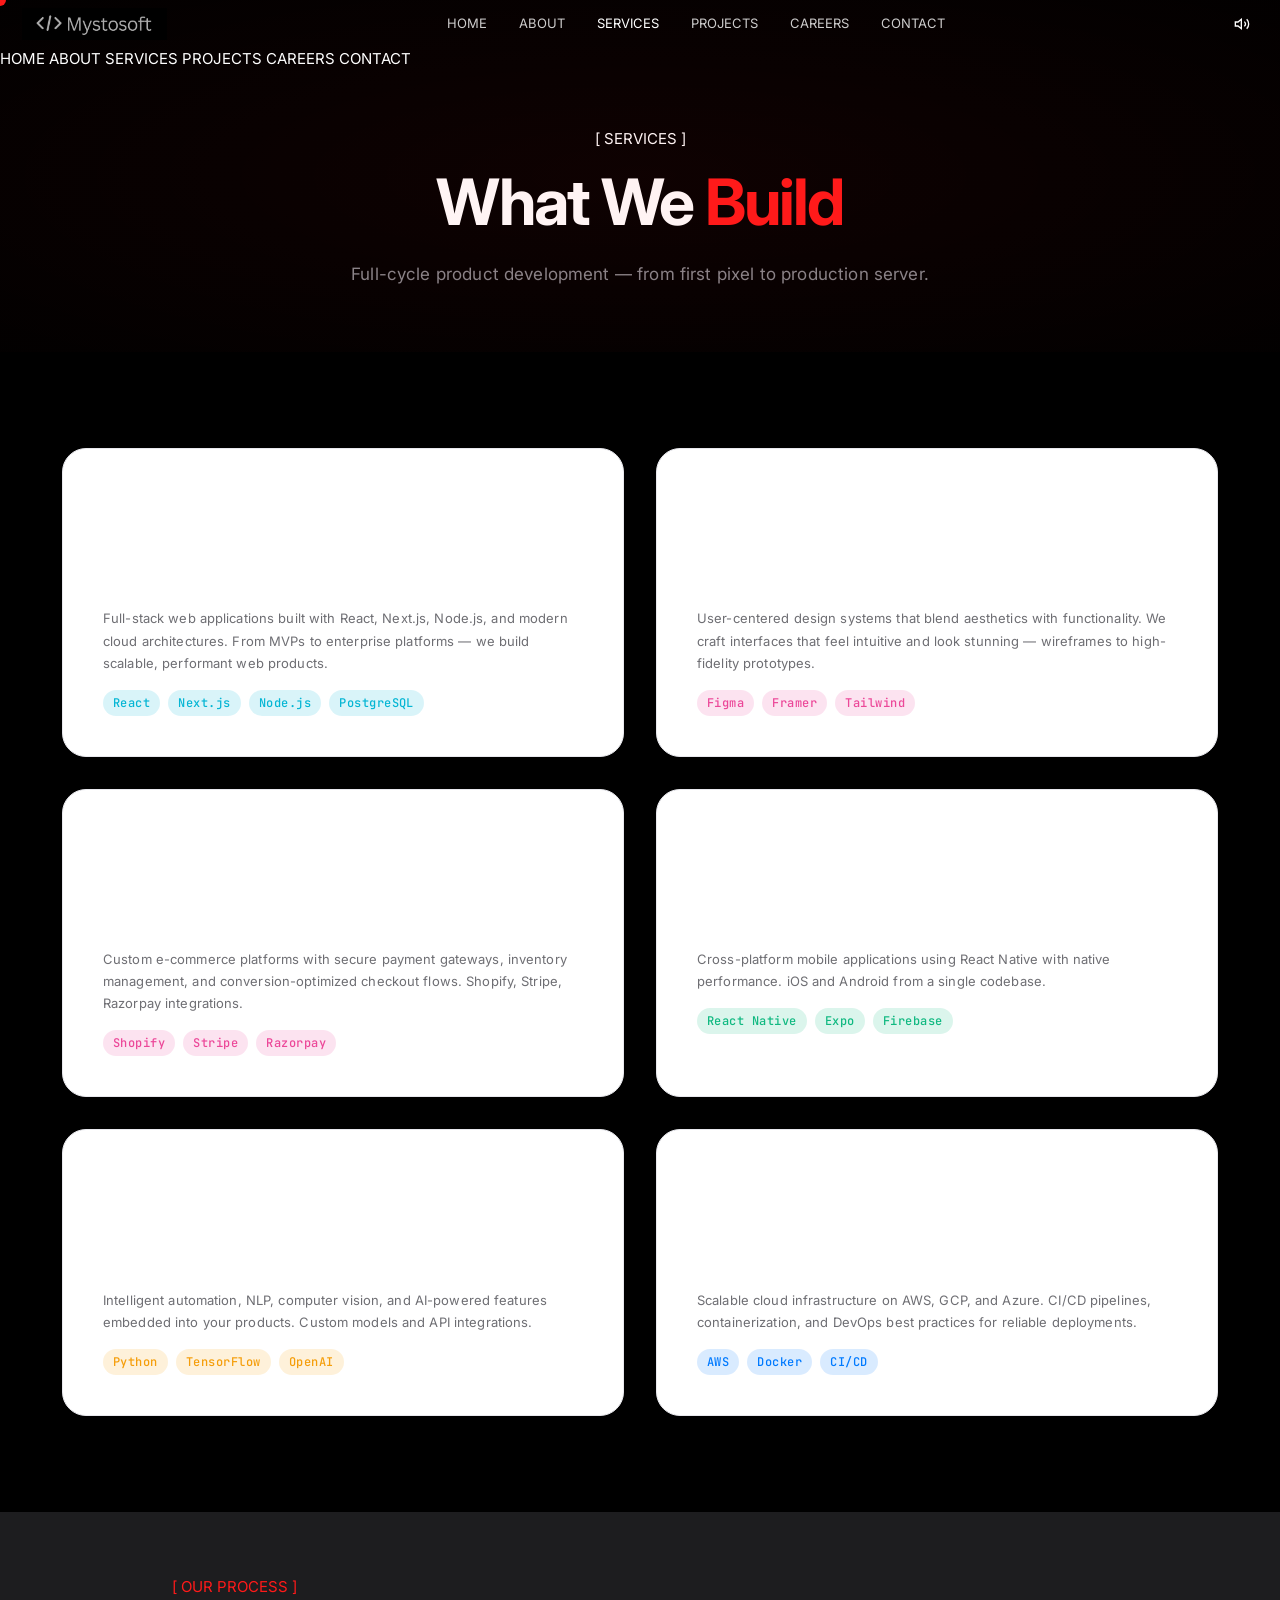
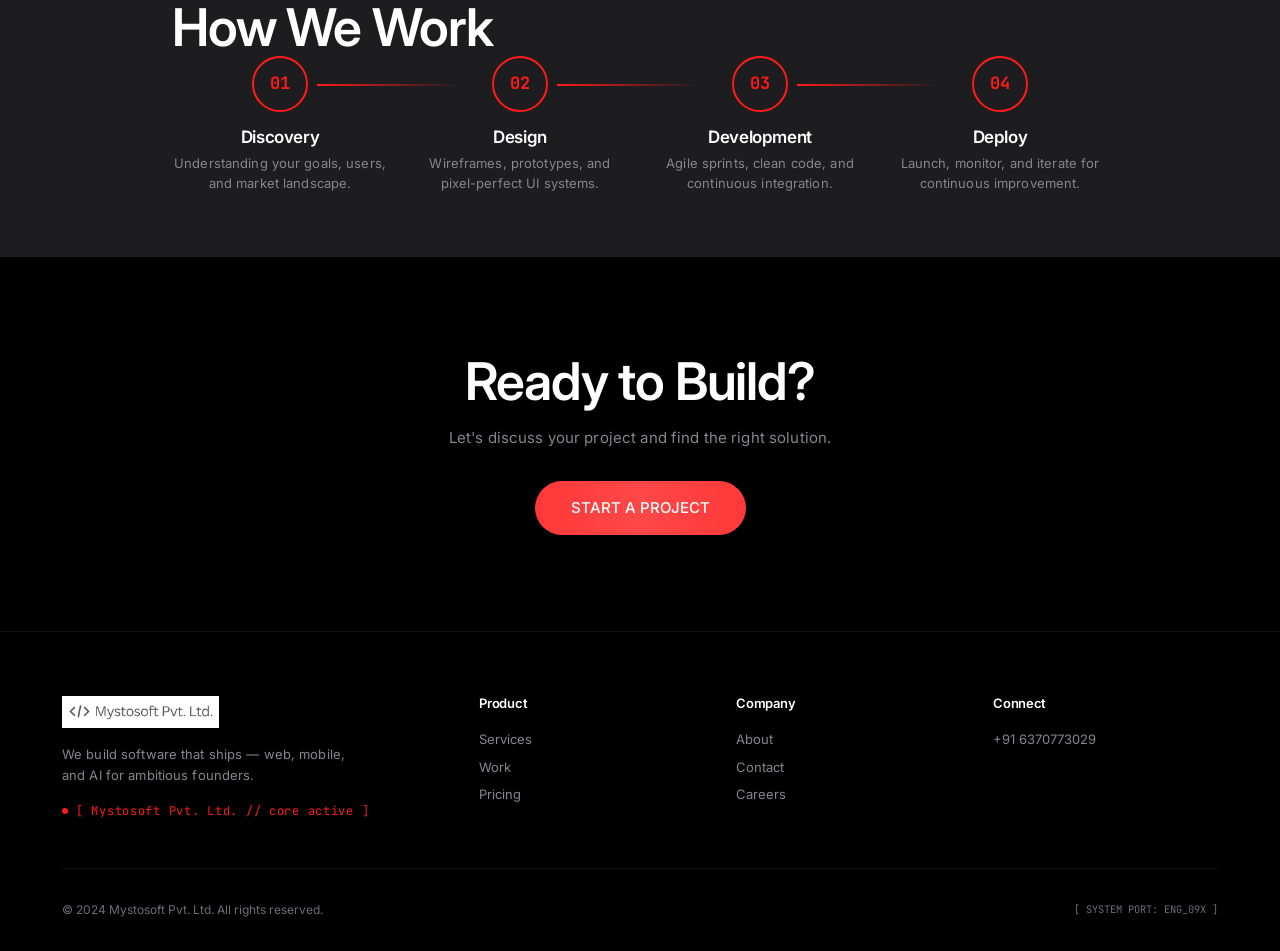
<file: services.html>
<!DOCTYPE html>
<html lang="en">
<head>
  <meta charset="UTF-8">
  <meta name="viewport" content="width=device-width, initial-scale=1.0">
  <title>Services — Mystosoft</title>
  <meta name="description" content="End-to-end digital solutions — web development, UI/UX, e-commerce, mobile apps, AI integration, and cloud.">
  <link rel="icon" href="Mystosoft Logos/Mystosoft Favicon Logo.png" type="image/png">
  <link rel="stylesheet" href="css/base.css">
  <link rel="stylesheet" href="css/components.css">
  <link rel="stylesheet" href="css/animations.css">
  <link rel="stylesheet" href="css/pages.css">
  <link rel="preconnect" href="https://fonts.googleapis.com">
  <link rel="preconnect" href="https://fonts.gstatic.com" crossorigin>
  <link href="https://fonts.googleapis.com/css2?family=Inter:wght@300;400;500;600;700&family=JetBrains+Mono:wght@400;500;700&display=swap" rel="stylesheet">
  <style>
    body { font-family: 'Inter', -apple-system, BlinkMacSystemFont, sans-serif; }
    :root { --font-display: 'Inter', -apple-system, sans-serif; --font-mono: 'JetBrains Mono', monospace; }
  </style>
</head>
<body class="dark">

  <div class="custom-cursor"></div>

  <nav class="navbar">
    <div class="navbar-inner">
      <a href="index.html" class="navbar-logo"><img src="Mystosoft Logos/Mystosoft Header Logo.png" alt="Mystosoft" class="logo-icon"></a>
      <div class="navbar-links"><a href="index.html">HOME</a><a href="about.html">ABOUT</a><a href="services.html">SERVICES</a><a href="projects.html">PROJECTS</a><a href="careers.html">CAREERS</a><a href="contact.html">CONTACT</a></div>
      <div class="navbar-actions">
        <button class="sound-toggle" aria-label="Toggle sound"><svg viewBox="0 0 24 24" fill="none" stroke="currentColor" stroke-width="2"><path d="M11 5L6 9H2v6h4l5 4V5z"/><path d="M19.07 4.93a10 10 0 010 14.14M15.54 8.46a5 5 0 010 7.07"/></svg></button>
        <div class="nav-toggle"><span></span><span></span><span></span></div>
      </div>
    </div>
    <!-- Mobile Menu Overlay -->
    <div class="mobile-menu">
      <a href="index.html">HOME</a>
      <a href="about.html">ABOUT</a>
      <a href="services.html">SERVICES</a>
      <a href="projects.html">PROJECTS</a>
      <a href="careers.html">CAREERS</a>
      <a href="contact.html">CONTACT</a>
    </div>
  </nav>
  
  <section class="page-hero">
    <div class="container">
      <div class="section-label">[ SERVICES ]</div>
      <h1>What We <span style="color: var(--color-accent)">Build</span></h1>
      <p>Full-cycle product development — from first pixel to production server.</p>
    </div>
  </section>

  <section class="section">
    <div class="container-wide">
      <div class="services-detail-grid stagger-children reveal">
        <div class="service-detail-card">
          <div class="service-icon"><svg viewBox="0 0 24 24" fill="none" stroke="currentColor" stroke-width="2"><polyline points="16 18 22 12 16 6"/><polyline points="8 6 2 12 8 18"/></svg></div>
          <h5>Web Development</h5>
          <p>Full-stack web applications built with React, Next.js, Node.js, and modern cloud architectures. From MVPs to enterprise platforms — we build scalable, performant web products.</p>
          <div class="tech-stack"><span class="tag tag-cyan">React</span><span class="tag tag-cyan">Next.js</span><span class="tag tag-cyan">Node.js</span><span class="tag tag-cyan">PostgreSQL</span></div>
        </div>
        <div class="service-detail-card">
          <div class="service-icon"><svg viewBox="0 0 24 24" fill="none" stroke="currentColor" stroke-width="2"><rect x="3" y="3" width="18" height="18" rx="2" ry="2"/><line x1="3" y1="9" x2="21" y2="9"/><line x1="9" y1="21" x2="9" y2="9"/></svg></div>
          <h5>UI/UX Design</h5>
          <p>User-centered design systems that blend aesthetics with functionality. We craft interfaces that feel intuitive and look stunning — wireframes to high-fidelity prototypes.</p>
          <div class="tech-stack"><span class="tag tag-pink">Figma</span><span class="tag tag-pink">Framer</span><span class="tag tag-pink">Tailwind</span></div>
        </div>
        <div class="service-detail-card">
          <div class="service-icon"><svg viewBox="0 0 24 24" fill="none" stroke="currentColor" stroke-width="2"><circle cx="9" cy="21" r="1"/><circle cx="20" cy="21" r="1"/><path d="M1 1h4l2.68 13.39a2 2 0 0 0 2 1.61h9.72a2 2 0 0 0 2-1.61L23 6H6"/></svg></div>
          <h5>E-Commerce</h5>
          <p>Custom e-commerce platforms with secure payment gateways, inventory management, and conversion-optimized checkout flows. Shopify, Stripe, Razorpay integrations.</p>
          <div class="tech-stack"><span class="tag tag-pink">Shopify</span><span class="tag tag-pink">Stripe</span><span class="tag tag-pink">Razorpay</span></div>
        </div>
        <div class="service-detail-card">
          <div class="service-icon"><svg viewBox="0 0 24 24" fill="none" stroke="currentColor" stroke-width="2"><rect x="5" y="2" width="14" height="20" rx="2" ry="2"/><line x1="12" y1="18" x2="12.01" y2="18"/></svg></div>
          <h5>Mobile Apps</h5>
          <p>Cross-platform mobile applications using React Native with native performance. iOS and Android from a single codebase.</p>
          <div class="tech-stack"><span class="tag tag-emerald">React Native</span><span class="tag tag-emerald">Expo</span><span class="tag tag-emerald">Firebase</span></div>
        </div>
        <div class="service-detail-card">
          <div class="service-icon"><svg viewBox="0 0 24 24" fill="none" stroke="currentColor" stroke-width="2"><path d="M12 2L2 7l10 5 10-5-10-5z"/><path d="M2 17l10 5 10-5"/><path d="M2 12l10 5 10-5"/></svg></div>
          <h5>AI Integration</h5>
          <p>Intelligent automation, NLP, computer vision, and AI-powered features embedded into your products. Custom models and API integrations.</p>
          <div class="tech-stack"><span class="tag tag-amber">Python</span><span class="tag tag-amber">TensorFlow</span><span class="tag tag-amber">OpenAI</span></div>
        </div>
        <div class="service-detail-card">
          <div class="service-icon"><svg viewBox="0 0 24 24" fill="none" stroke="currentColor" stroke-width="2"><path d="M18 10h-1.26A8 8 0 1 0 9 20h9a5 5 0 0 0 0-10z"/></svg></div>
          <h5>Cloud Solutions</h5>
          <p>Scalable cloud infrastructure on AWS, GCP, and Azure. CI/CD pipelines, containerization, and DevOps best practices for reliable deployments.</p>
          <div class="tech-stack"><span class="tag tag-blue">AWS</span><span class="tag tag-blue">Docker</span><span class="tag tag-blue">CI/CD</span></div>
        </div>
      </div>
    </div>
  </section>

  <!-- Process -->
  <section class="process-section">
    <div class="container">
      <div class="section-header reveal">
        <div class="section-label" style="color: var(--color-accent);">[ OUR PROCESS ]</div>
        <h2 class="section-title" style="color: var(--color-white);">How We Work</h2>
      </div>
      <div class="process-grid stagger-children reveal">
        <div class="process-step">
          <div class="process-number">01</div>
          <h5 style="color: var(--color-white);">Discovery</h5>
          <p>Understanding your goals, users, and market landscape.</p>
        </div>
        <div class="process-step">
          <div class="process-number">02</div>
          <h5 style="color: var(--color-white);">Design</h5>
          <p>Wireframes, prototypes, and pixel-perfect UI systems.</p>
        </div>
        <div class="process-step">
          <div class="process-number">03</div>
          <h5 style="color: var(--color-white);">Development</h5>
          <p>Agile sprints, clean code, and continuous integration.</p>
        </div>
        <div class="process-step">
          <div class="process-number">04</div>
          <h5 style="color: var(--color-white);">Deploy</h5>
          <p>Launch, monitor, and iterate for continuous improvement.</p>
        </div>
      </div>
    </div>
  </section>

  <!-- CTA -->
  <section class="section text-center">
    <div class="container reveal">
      <h2 style="margin-bottom: var(--space-4);">Ready to Build?</h2>
      <p style="color: var(--color-gray-400); margin-bottom: var(--space-8); max-width: 500px; margin-left: auto; margin-right: auto;">Let's discuss your project and find the right solution.</p>
      <a href="contact.html" class="btn btn-primary btn-large btn-shimmer">START A PROJECT</a>
    </div>
  </section>

  <footer class="footer">
    <div class="container-wide">
      <div class="footer-grid">
        <div class="footer-brand">
          <div class="footer-logo"><img src="Mystosoft Logos/Mystosoft footer logo.png" alt="Mystosoft" style="height: 32px;"></div>
          <p class="footer-tagline">We build software that ships — web, mobile, and AI for ambitious founders.</p>
          <div class="footer-status"><span class="dot"></span> [ Mystosoft Pvt. Ltd. // core active ]</div>
        </div>
        <div class="footer-columns">
          <div class="footer-column"><h5>Product</h5><a href="services.html">Services</a><a href="projects.html">Work</a><a href="index.html#pricing">Pricing</a></div>
          <div class="footer-column"><h5>Company</h5><a href="about.html">About</a><a href="contact.html">Contact</a><a href="careers.html">Careers</a></div>
          <div class="footer-column"><h5>Connect</h5><a href="tel:+916370773029">+91 6370773029</a></div>
        </div>
      </div>
      <div class="footer-bottom">
        <span>&copy; 2024 Mystosoft Pvt. Ltd. All rights reserved.</span>
        <span style="font-family: var(--font-mono); font-size: 0.65rem;">[ SYSTEM PORT: ENG_09X ]</span>
      </div>
    </div>
  </footer>

  <script src="js/main.js"></script>
  <script src="js/sound.js"></script>
</body>
</html>
</file>
<file: css/base.css>
/* ============================================
   MYSTOSOFT - Base Styles
   Apple-inspired design system
   ============================================ */

:root {
  --color-black: #000000;
  --color-white: #ffffff;
  --color-gray-50: #f5f5f7;
  --color-gray-100: #e8e8ed;
  --color-gray-200: #d2d2d7;
  --color-gray-300: #b0b0b6;
  --color-gray-400: #86868b;
  --color-gray-500: #6e6e73;
  --color-gray-600: #515154;
  --color-gray-700: #3a3a3c;
  --color-gray-800: #2d2d2f;
  --color-gray-900: #1d1d1f;
  --color-accent: #FF1A1A;
  --color-accent-dark: #cc1515;
  --color-accent-light: rgba(255, 26, 26, 0.15);
  --color-green: #30d158;
  --color-blue: #007aff;
  --color-ecommerce: #ec4899;
  --color-webapp: #06b6d4;
  --color-enterprise: #10b981;
  --color-edtech: #f59e0b;
  --font-display: -apple-system, BlinkMacSystemFont, 'Inter', 'Segoe UI', Roboto, sans-serif;
  --font-body: -apple-system, BlinkMacSystemFont, 'Inter', 'Segoe UI', Roboto, sans-serif;
  --font-mono: 'SF Mono', 'JetBrains Mono', 'Fira Code', 'Consolas', monospace;
  --text-xs: 0.75rem;
  --text-sm: 0.8125rem;
  --text-base: 0.9375rem;
  --text-lg: 1.0625rem;
  --text-xl: 1.25rem;
  --text-2xl: 1.5rem;
  --text-3xl: 2rem;
  --text-4xl: 2.5rem;
  --text-5xl: 3.25rem;
  --text-6xl: 4rem;
  --text-7xl: 5rem;
  --space-1: 0.25rem;
  --space-2: 0.5rem;
  --space-3: 0.75rem;
  --space-4: 1rem;
  --space-5: 1.25rem;
  --space-6: 1.5rem;
  --space-8: 2rem;
  --space-10: 2.5rem;
  --space-12: 3rem;
  --space-16: 4rem;
  --space-20: 5rem;
  --space-24: 6rem;
  --space-32: 8rem;
  --max-width: 980px;
  --max-width-wide: 1200px;
  --max-width-full: 1440px;
  --nav-height: 48px;
  --section-padding: 6rem 0;
  --radius-sm: 8px;
  --radius-md: 12px;
  --radius-lg: 18px;
  --radius-xl: 24px;
  --radius-2xl: 32px;
  --radius-full: 9999px;
  --ease-in-out: cubic-bezier(0.25, 0.1, 0.25, 1);
  --ease-out: cubic-bezier(0, 0, 0.2, 1);
  --ease-in: cubic-bezier(0.4, 0, 1, 1);
  --duration-fast: 150ms;
  --duration-normal: 300ms;
  --duration-slow: 500ms;
  --shadow-sm: 0 1px 2px rgba(0,0,0,0.04);
  --shadow-md: 0 4px 12px rgba(0,0,0,0.08);
  --shadow-lg: 0 8px 30px rgba(0,0,0,0.12);
  --shadow-xl: 0 20px 60px rgba(0,0,0,0.15);
  --shadow-glow: 0 0 60px rgba(255, 26, 26, 0.3);
}

*, *::before, *::after { box-sizing: border-box; margin: 0; padding: 0; }

html { scroll-behavior: smooth; -webkit-text-size-adjust: 100%; -webkit-font-smoothing: antialiased; -moz-osx-font-smoothing: grayscale; }

body { font-family: var(--font-body); font-size: var(--text-base); line-height: 1.5; color: var(--color-gray-900); background: var(--color-white); overflow-x: hidden; min-height: 100vh; }
body.dark { background: var(--color-black); color: var(--color-white); }

img, video, canvas, svg { display: block; max-width: 100%; }
a { color: inherit; text-decoration: none; }
button { border: none; background: none; cursor: pointer; font: inherit; color: inherit; }
ul, ol { list-style: none; }
input, textarea, select { font: inherit; color: inherit; }

h1, h2, h3, h4, h5, h6 { font-family: var(--font-display); font-weight: 600; line-height: 1.1; letter-spacing: -0.022em; }
h1 { font-size: var(--text-6xl); }
h2 { font-size: var(--text-5xl); }
h3 { font-size: var(--text-4xl); }
h4 { font-size: var(--text-3xl); }
h5 { font-size: var(--text-2xl); }
h6 { font-size: var(--text-xl); }
p { line-height: 1.47; font-weight: 400; letter-spacing: 0.009em; }

.container { width: 100%; max-width: var(--max-width); margin: 0 auto; padding: 0 22px; }
.container-wide { max-width: var(--max-width-wide); margin: 0 auto; padding: 0 22px; }
.container-full { max-width: var(--max-width-full); margin: 0 auto; padding: 0 22px; }

@media (max-width: 480px) {
  .container, .container-wide, .container-full { padding: 0 16px; }
}
.section { padding: var(--section-padding); }

.flex { display: flex; }
.flex-col { flex-direction: column; }
.flex-wrap { flex-wrap: wrap; }
.items-center { align-items: center; }
.items-start { align-items: flex-start; }
.justify-center { justify-content: center; }
.justify-between { justify-content: space-between; }
.gap-1 { gap: var(--space-1); }
.gap-2 { gap: var(--space-2); }
.gap-3 { gap: var(--space-3); }
.gap-4 { gap: var(--space-4); }
.gap-6 { gap: var(--space-6); }
.gap-8 { gap: var(--space-8); }
.gap-10 { gap: var(--space-10); }
.gap-12 { gap: var(--space-12); }
.text-center { text-align: center; }
.w-full { width: 100%; }
.h-full { height: 100%; }
.relative { position: relative; }
.absolute { position: absolute; }
.overflow-hidden { overflow: hidden; }
.grid { display: grid; }
.grid-2 { grid-template-columns: repeat(2, 1fr); }
.grid-3 { grid-template-columns: repeat(3, 1fr); }
.grid-4 { grid-template-columns: repeat(4, 1fr); }

::selection { background: var(--color-accent); color: var(--color-white); }
::-webkit-scrollbar { width: 8px; }
::-webkit-scrollbar-track { background: transparent; }
::-webkit-scrollbar-thumb { background: var(--color-gray-400); border-radius: 4px; }
::-webkit-scrollbar-thumb:hover { background: var(--color-gray-500); }
:focus-visible { outline: 2px solid var(--color-accent); outline-offset: 2px; }

@media (max-width: 1024px) {
  h1 { font-size: var(--text-5xl); }
  h2 { font-size: var(--text-4xl); }
  h3 { font-size: var(--text-3xl); }
}
@media (max-width: 768px) {
  :root { --section-padding: 4rem 0; }
  h1 { font-size: var(--text-4xl); }
  h2 { font-size: var(--text-3xl); }
  h3 { font-size: var(--text-2xl); }
  .grid-2, .grid-3, .grid-4 { grid-template-columns: 1fr; }
  .section { padding: var(--section-padding); }
}
@media (max-width: 480px) {
  h1 { font-size: var(--text-3xl); }
  h2 { font-size: var(--text-2xl); }
  h3 { font-size: var(--text-xl); }
}
</file>
<file: css/components.css>
/* ============================================
   MYSTOSOFT - Components
   Navbar, Footer, Buttons, Cards, Custom Cursor
   ============================================ */

/* ---------- Custom Cursor ---------- */
.custom-cursor {
  position: fixed;
  top: 0; left: 0;
  width: 12px; height: 12px;
  background: var(--color-accent);
  border-radius: 50%;
  pointer-events: none;
  z-index: 99999;
  transform: translate(-50%, -50%);
  transition: width 0.2s, height 0.2s, background 0.2s;
  mix-blend-mode: difference;
}
.custom-cursor.hover {
  width: 40px; height: 40px;
  background: rgba(255, 26, 26, 0.3);
  border: 1px solid var(--color-accent);
}
@media (pointer: coarse) { .custom-cursor { display: none; } }

/* ---------- Navbar ---------- */
.navbar {
  position: fixed;
  top: 0; left: 0; right: 0;
  height: var(--nav-height);
  z-index: 1000;
  transition: background var(--duration-normal) var(--ease-out), backdrop-filter var(--duration-normal) var(--ease-out);
}
.navbar.scrolled {
  background: rgba(0, 0, 0, 0.8);
  backdrop-filter: saturate(180%) blur(20px);
  -webkit-backdrop-filter: saturate(180%) blur(20px);
}
body:not(.dark) .navbar.scrolled {
  background: rgba(255, 255, 255, 0.8);
}
.navbar-inner {
  max-width: var(--max-width-full);
  margin: 0 auto;
  padding: 0 22px;
  height: 100%;
  display: flex;
  align-items: center;
  justify-content: space-between;
}
.navbar-logo {
  display: flex;
  align-items: center;
  gap: var(--space-2);
  font-family: var(--font-display);
  font-weight: 700;
  font-size: var(--text-lg);
  letter-spacing: -0.01em;
  white-space: nowrap;
  cursor: pointer;
}
.navbar-logo img {
  height: 28px;
  width: auto;
}
.navbar-logo .logo-icon {
  height: 32px;
  width: auto;
  filter: invert(1);
}
body:not(.dark) .navbar-logo .logo-icon {
  filter: none;
}
.navbar-links {
  display: flex;
  align-items: center;
  gap: var(--space-8);
}
.navbar-links a {
  font-size: var(--text-sm);
  font-weight: 400;
  opacity: 0.8;
  transition: opacity var(--duration-fast);
  white-space: nowrap;
}
.navbar-links a:hover,
.navbar-links a.active {
  opacity: 1;
}
.navbar-actions {
  display: flex;
  align-items: center;
  gap: var(--space-4);
}
.sound-toggle {
  display: flex;
  align-items: center;
  justify-content: center;
  width: 32px; height: 32px;
  border-radius: var(--radius-full);
  transition: background var(--duration-fast);
  cursor: pointer;
  color: var(--color-white);
}
.sound-toggle:hover { background: rgba(255,255,255,0.1); }
body:not(.dark) .sound-toggle { color: var(--color-gray-900); }
body:not(.dark) .sound-toggle:hover { background: rgba(0,0,0,0.05); }
.sound-toggle svg { width: 16px; height: 16px; }
.nav-toggle {
  display: none;
  flex-direction: column;
  gap: 5px;
  width: 24px;
  cursor: pointer;
}
.nav-toggle span {
  display: block;
  height: 1.5px;
  width: 100%;
  background: currentColor;
  border-radius: 2px;
  transition: transform var(--duration-normal), opacity var(--duration-fast);
}
.nav-toggle.active span:nth-child(1) { transform: translateY(6.5px) rotate(45deg); }
.nav-toggle.active span:nth-child(2) { opacity: 0; }
.nav-toggle.active span:nth-child(3) { transform: translateY(-6.5px) rotate(-45deg); }

@media (max-width: 900px) {
  .navbar-links { display: none; }
  .nav-toggle { display: flex; }
  .mobile-menu {
    position: fixed;
    top: var(--nav-height);
    left: 0; right: 0; bottom: 0;
    background: rgba(0,0,0,0.95);
    backdrop-filter: blur(20px);
    z-index: 999;
    display: flex;
    flex-direction: column;
    align-items: center;
    justify-content: center;
    gap: var(--space-8);
    opacity: 0;
    pointer-events: none;
    transition: opacity var(--duration-normal);
  }
  .mobile-menu.open { opacity: 1; pointer-events: all; }
  .mobile-menu a {
    font-size: var(--text-3xl);
    font-weight: 600;
    opacity: 0;
    transform: translateY(20px);
    transition: opacity var(--duration-normal), transform var(--duration-normal);
  }
  .mobile-menu.open a {
    opacity: 1;
    transform: translateY(0);
  }
  .mobile-menu.open a:nth-child(1) { transition-delay: 0.05s; }
  .mobile-menu.open a:nth-child(2) { transition-delay: 0.1s; }
  .mobile-menu.open a:nth-child(3) { transition-delay: 0.15s; }
  .mobile-menu.open a:nth-child(4) { transition-delay: 0.2s; }
  .mobile-menu.open a:nth-child(5) { transition-delay: 0.25s; }
  .mobile-menu.open a:nth-child(6) { transition-delay: 0.3s; }
}

/* ---------- Buttons ---------- */
.btn {
  display: inline-flex;
  align-items: center;
  justify-content: center;
  gap: var(--space-2);
  padding: 12px 28px;
  font-size: var(--text-sm);
  font-weight: 500;
  border-radius: var(--radius-full);
  transition: all var(--duration-normal) var(--ease-out);
  white-space: nowrap;
  cursor: pointer;
  position: relative;
  overflow: hidden;
}
.btn-primary {
  background: var(--color-accent);
  color: var(--color-white);
}
.btn-primary:hover {
  background: var(--color-accent-dark);
  transform: scale(1.02);
  box-shadow: 0 0 30px rgba(255, 26, 26, 0.4);
}
.btn-secondary {
  background: rgba(255, 255, 255, 0.08);
  color: var(--color-white);
  border: 1px solid rgba(255, 255, 255, 0.15);
}
.btn-secondary:hover {
  background: rgba(255, 255, 255, 0.15);
  border-color: rgba(255, 255, 255, 0.3);
}
body:not(.dark) .btn-secondary {
  background: rgba(0, 0, 0, 0.05);
  color: var(--color-gray-900);
  border-color: rgba(0, 0, 0, 0.15);
}
body:not(.dark) .btn-secondary:hover {
  background: rgba(0, 0, 0, 0.1);
  border-color: rgba(0, 0, 0, 0.3);
}
.btn-ghost {
  color: var(--color-accent);
  padding: 12px 0;
}
.btn-ghost:hover { opacity: 0.8; }
.btn-large {
  padding: 16px 36px;
  font-size: var(--text-base);
}
.btn-shimmer {
  position: relative;
  overflow: hidden;
}
.btn-shimmer::after {
  content: '';
  position: absolute;
  top: 0; left: -100%; right: 0; bottom: 0;
  width: 300%;
  background: linear-gradient(90deg, transparent, rgba(255,255,255,0.2), transparent);
  transition: none;
}
.btn-shimmer:hover::after {
  animation: shimmer 1.5s infinite;
}
@keyframes shimmer {
  0% { transform: translateX(-33%); }
  100% { transform: translateX(33%); }
}

/* ---------- Cards ---------- */
.card {
  background: var(--color-white);
  border-radius: var(--radius-xl);
  padding: var(--space-8);
  transition: transform var(--duration-normal) var(--ease-out), box-shadow var(--duration-normal) var(--ease-out);
  position: relative;
  overflow: hidden;
}
.card:hover {
  transform: translateY(-4px);
  box-shadow: var(--shadow-lg);
}
.card-dark {
  background: var(--color-gray-900);
  color: var(--color-white);
  border: 1px solid rgba(255,255,255,0.08);
}
.card-dark:hover {
  border-color: rgba(255, 26, 26, 0.3);
  box-shadow: 0 0 30px rgba(255, 26, 26, 0.1);
}
.card-glass {
  background: rgba(255, 255, 255, 0.05);
  backdrop-filter: blur(20px);
  -webkit-backdrop-filter: blur(20px);
  border: 1px solid rgba(255, 255, 255, 0.1);
}

/* ---------- Tags ---------- */
.tag {
  display: inline-flex;
  align-items: center;
  padding: 4px 10px;
  font-size: var(--text-xs);
  font-family: var(--font-mono);
  font-weight: 500;
  border-radius: var(--radius-full);
  letter-spacing: 0.04em;
  white-space: nowrap;
}
.tag-red { background: rgba(255,26,26,0.15); color: var(--color-accent); }
.tag-green { background: rgba(48,209,88,0.15); color: var(--color-green); }
.tag-blue { background: rgba(0,122,255,0.15); color: var(--color-blue); }
.tag-pink { background: rgba(236,72,153,0.15); color: var(--color-ecommerce); }
.tag-cyan { background: rgba(6,182,212,0.15); color: var(--color-webapp); }
.tag-emerald { background: rgba(16,185,129,0.15); color: var(--color-enterprise); }
.tag-amber { background: rgba(245,158,11,0.15); color: var(--color-edtech); }

/* ---------- Footer ---------- */
.footer {
  background: var(--color-black);
  color: var(--color-white);
  padding: var(--space-16) 0 var(--space-8);
  border-top: 1px solid rgba(255,255,255,0.06);
}
.footer-grid {
  display: grid;
  grid-template-columns: 1fr 2fr;
  gap: var(--space-12);
  margin-bottom: var(--space-12);
}
.footer-brand {
  display: flex;
  flex-direction: column;
  gap: var(--space-4);
}
.footer-logo {
  display: flex;
  align-items: center;
  gap: var(--space-2);
  font-size: var(--text-xl);
  font-weight: 700;
}
.footer-logo img { height: 28px; }
.footer-tagline {
  color: var(--color-gray-400);
  font-size: var(--text-sm);
  line-height: 1.6;
  max-width: 300px;
}
.footer-status {
  display: flex;
  align-items: center;
  gap: var(--space-2);
  font-family: var(--font-mono);
  font-size: var(--text-xs);
  color: var(--color-accent);
  letter-spacing: 0.06em;
}
.footer-status .dot {
  width: 6px; height: 6px;
  border-radius: 50%;
  background: var(--color-accent);
  animation: pulse 2s infinite;
}
.footer-social {
  display: flex;
  gap: var(--space-4);
  margin-top: var(--space-4);
}
.footer-social a {
  width: 36px; height: 36px;
  display: flex;
  align-items: center;
  justify-content: center;
  border-radius: var(--radius-full);
  border: 1px solid rgba(255,255,255,0.12);
  transition: all var(--duration-fast);
}
.footer-social a:hover {
  border-color: var(--color-accent);
  background: rgba(255,26,26,0.1);
}
.footer-social a svg { width: 16px; height: 16px; }
.footer-columns {
  display: grid;
  grid-template-columns: repeat(3, 1fr);
  gap: var(--space-8);
}
.footer-column h5 {
  font-size: var(--text-sm);
  font-weight: 600;
  margin-bottom: var(--space-4);
  color: var(--color-white);
}
.footer-column a {
  display: block;
  font-size: var(--text-sm);
  color: var(--color-gray-400);
  padding: var(--space-1) 0;
  transition: color var(--duration-fast);
}
.footer-column a:hover { color: var(--color-white); }
.footer-bottom {
  display: flex;
  align-items: center;
  justify-content: space-between;
  padding-top: var(--space-8);
  border-top: 1px solid rgba(255,255,255,0.06);
  font-size: var(--text-xs);
  color: var(--color-gray-500);
}
.footer-whatsapp {
  display: flex;
  align-items: center;
  gap: var(--space-2);
  padding: 8px 16px;
  background: rgba(37, 211, 102, 0.1);
  border: 1px solid rgba(37, 211, 102, 0.3);
  border-radius: var(--radius-full);
  font-size: var(--text-xs);
  color: #25d366;
  transition: all var(--duration-fast);
}
.footer-whatsapp:hover {
  background: rgba(37, 211, 102, 0.2);
}
.footer-whatsapp .dot {
  width: 6px; height: 6px;
  border-radius: 50%;
  background: #25d366;
  animation: pulse 2s infinite;
}

@media (max-width: 768px) {
  .footer-grid { grid-template-columns: 1fr; }
  .footer-columns { grid-template-columns: 1fr 1fr; }
  .footer-bottom { flex-direction: column; gap: var(--space-4); text-align: center; }
}
@media (max-width: 480px) {
  .footer { padding: var(--space-10) 0 var(--space-6); }
  .footer-columns { grid-template-columns: 1fr; gap: var(--space-6); }
  .footer-tagline { max-width: 100%; }
  .footer-social { flex-wrap: wrap; }
  .footer-whatsapp { font-size: 0.625rem; padding: 6px 10px; }
}

@keyframes pulse {
  0%, 100% { opacity: 1; }
  50% { opacity: 0.4; }
}
</file>
<file: css/animations.css>
/* ============================================
   MYSTOSOFT - Animations
   Scroll reveals, transitions, effects
   ============================================ */

/* ---------- Scroll Reveal ---------- */
.reveal {
  opacity: 0;
  transform: translateY(30px);
  transition: opacity 0.8s var(--ease-out), transform 0.8s var(--ease-out);
}
.reveal.visible {
  opacity: 1;
  transform: translateY(0);
}
.reveal-left {
  opacity: 0;
  transform: translateX(-40px);
  transition: opacity 0.8s var(--ease-out), transform 0.8s var(--ease-out);
}
.reveal-left.visible {
  opacity: 1;
  transform: translateX(0);
}
.reveal-right {
  opacity: 0;
  transform: translateX(40px);
  transition: opacity 0.8s var(--ease-out), transform 0.8s var(--ease-out);
}
.reveal-right.visible {
  opacity: 1;
  transform: translateX(0);
}
.reveal-scale {
  opacity: 0;
  transform: scale(0.95);
  transition: opacity 0.8s var(--ease-out), transform 0.8s var(--ease-out);
}
.reveal-scale.visible {
  opacity: 1;
  transform: scale(1);
}

/* Staggered children */
.stagger-children > * {
  opacity: 0;
  transform: translateY(20px);
  transition: opacity 0.6s var(--ease-out), transform 0.6s var(--ease-out);
}
.stagger-children.visible > *:nth-child(1) { transition-delay: 0s; }
.stagger-children.visible > *:nth-child(2) { transition-delay: 0.08s; }
.stagger-children.visible > *:nth-child(3) { transition-delay: 0.16s; }
.stagger-children.visible > *:nth-child(4) { transition-delay: 0.24s; }
.stagger-children.visible > *:nth-child(5) { transition-delay: 0.32s; }
.stagger-children.visible > *:nth-child(6) { transition-delay: 0.4s; }
.stagger-children.visible > *:nth-child(7) { transition-delay: 0.48s; }
.stagger-children.visible > *:nth-child(8) { transition-delay: 0.56s; }
.stagger-children.visible > *:nth-child(9) { transition-delay: 0.64s; }
.stagger-children.visible > *:nth-child(10) { transition-delay: 0.72s; }
.stagger-children.visible > *:nth-child(11) { transition-delay: 0.8s; }
.stagger-children.visible > *:nth-child(12) { transition-delay: 0.88s; }
.stagger-children.visible > * {
  opacity: 1;
  transform: translateY(0);
}

/* ---------- Loading Screen ---------- */
.loading-screen {
  position: fixed;
  inset: 0;
  width: 100%; height: 100vh;
  background: var(--color-black);
  z-index: 10000;
  display: flex;
  flex-direction: column;
  align-items: center;
  justify-content: center;
  transition: opacity 0.6s var(--ease-out);
}
.loading-screen.hidden {
  opacity: 0;
  pointer-events: none;
}
.loading-screen canvas {
  position: absolute;
  top: 0; left: 0;
  width: 100%; height: 100%;
}
.loading-orb {
  width: 16px; height: 16px;
  border-radius: 50%;
  background: var(--color-white);
  box-shadow: 0 0 60px var(--color-accent), 0 0 120px rgba(255,26,26,0.3);
  z-index: 1;
  animation: orbPulse 1.5s ease-in-out infinite;
}
.loading-bar {
  position: absolute;
  bottom: 0; left: 0;
  height: 2px;
  width: 0%;
  background: linear-gradient(90deg, transparent, var(--color-accent), transparent);
  transition: width 0.3s var(--ease-out);
}
.loading-text {
  font-family: var(--font-mono);
  font-size: var(--text-xs);
  color: var(--color-gray-400);
  letter-spacing: 0.08em;
  z-index: 1;
  margin-top: var(--space-6);
}

@keyframes orbPulse {
  0%, 100% { transform: scale(1); box-shadow: 0 0 60px var(--color-accent); }
  50% { transform: scale(1.1); box-shadow: 0 0 80px var(--color-accent), 0 0 150px rgba(255,26,26,0.4); }
}

/* ---------- Glow Effects ---------- */
.glow-red {
  position: absolute;
  width: 400px; height: 400px;
  border-radius: 50%;
  background: var(--color-accent);
  opacity: 0.08;
  filter: blur(100px);
  pointer-events: none;
}
.glow-white {
  position: absolute;
  width: 300px; height: 300px;
  border-radius: 50%;
  background: var(--color-white);
  opacity: 0.05;
  filter: blur(80px);
  pointer-events: none;
}

/* ---------- Floating Animation ---------- */
.float {
  animation: float 6s ease-in-out infinite;
}
@keyframes float {
  0%, 100% { transform: translateY(0); }
  50% { transform: translateY(-10px); }
}

/* ---------- Typewriter ---------- */
.typewriter {
  overflow: hidden;
  white-space: nowrap;
  border-right: 2px solid var(--color-accent);
  animation: typing 3s steps(30) forwards, blink 0.7s step-end infinite;
}
@keyframes typing {
  from { width: 0; }
  to { width: 100%; }
}
@keyframes blink {
  50% { border-color: transparent; }
}

/* ---------- Gradient Text ---------- */
.gradient-text {
  background: linear-gradient(135deg, var(--color-white) 0%, var(--color-gray-400) 100%);
  -webkit-background-clip: text;
  -webkit-text-fill-color: transparent;
  background-clip: text;
}
.gradient-text-red {
  background: linear-gradient(135deg, var(--color-accent) 0%, #ff6b6b 100%);
  -webkit-background-clip: text;
  -webkit-text-fill-color: transparent;
  background-clip: text;
}

/* ---------- Noise Overlay ---------- */
.noise-overlay::after {
  content: '';
  position: absolute;
  inset: 0;
  background-image: url("data:image/svg+xml,%3Csvg viewBox='0 0 256 256' xmlns='http://www.w3.org/2000/svg'%3E%3Cfilter id='n'%3E%3CfeTurbulence type='fractalNoise' baseFrequency='0.9' numOctaves='4' stitchTiles='stitch'/%3E%3C/filter%3E%3Crect width='100%25' height='100%25' filter='url(%23n)' opacity='0.04'/%3E%3C/svg%3E");
  pointer-events: none;
  z-index: 1;
}

/* ---------- Grid Background ---------- */
.grid-bg {
  background-image:
    linear-gradient(rgba(255,255,255,0.03) 1px, transparent 1px),
    linear-gradient(90deg, rgba(255,255,255,0.03) 1px, transparent 1px);
  background-size: 60px 60px;
}

/* ---------- Border Glow ---------- */
.border-glow {
  position: relative;
}
.border-glow::before {
  content: '';
  position: absolute;
  inset: -1px;
  border-radius: inherit;
  background: linear-gradient(135deg, var(--color-accent), transparent 50%);
  z-index: -1;
  opacity: 0;
  transition: opacity var(--duration-normal);
}
.border-glow:hover::before { opacity: 1; }

/* ---------- Counter Animation ---------- */
.counter {
  font-variant-numeric: tabular-nums;
}

/* ---------- Smooth page transitions ---------- */
.page-content {
  opacity: 0;
  animation: fadeInUp 0.6s var(--ease-out) forwards;
}
@keyframes fadeInUp {
  from { opacity: 0; transform: translateY(20px); }
  to { opacity: 1; transform: translateY(0); }
}
</file>
<file: css/pages.css>
/* ============================================
   MYSTOSOFT - Page Styles
   Subpage-specific styles
   ============================================ */

/* ---------- Page Hero ---------- */
.page-hero {
  padding: calc(var(--nav-height) + var(--space-20)) 0 var(--space-16);
  background: var(--color-black);
  color: var(--color-white);
  text-align: center;
  position: relative;
  overflow: hidden;
}
@media (max-width: 768px) {
  .page-hero { padding: calc(var(--nav-height) + var(--space-12)) 0 var(--space-10); }
}
@media (max-width: 480px) {
  .page-hero { padding: calc(var(--nav-height) + var(--space-8)) 0 var(--space-8); }
  .page-hero p { font-size: var(--text-sm); padding: 0 var(--space-4); }
}
.page-hero::before {
  content: '';
  position: absolute;
  top: -50%; left: -50%;
  width: 200%; height: 200%;
  background: radial-gradient(ellipse at center, rgba(255,26,26,0.06) 0%, transparent 60%);
  pointer-events: none;
}
.page-hero .section-label { margin-bottom: var(--space-4); }
.page-hero h1 {
  font-size: clamp(2.5rem, 5vw, 4rem);
  font-weight: 700;
  letter-spacing: -0.03em;
  margin-bottom: var(--space-6);
}
.page-hero p {
  font-size: var(--text-lg);
  color: var(--color-gray-400);
  max-width: 600px;
  margin: 0 auto;
  line-height: 1.6;
}
.page-hero-logo {
  display: block;
  width: 64px;
  height: auto;
  margin: 0 auto var(--space-4);
  opacity: 0.85;
}

/* ---------- About Page ---------- */
.about-content {
  padding: var(--space-16) 0;
}
.about-grid {
  display: grid;
  grid-template-columns: 1fr 1fr;
  gap: var(--space-12);
  align-items: center;
}
.about-text h3 {
  font-size: var(--text-3xl);
  margin-bottom: var(--space-6);
  letter-spacing: -0.02em;
}
.about-text p {
  color: var(--color-gray-500);
  line-height: 1.7;
  margin-bottom: var(--space-4);
}
.about-stats {
  display: grid;
  grid-template-columns: repeat(2, 1fr);
  gap: var(--space-6);
}
.about-stat {
  background: var(--color-gray-900);
  border-radius: var(--radius-xl);
  padding: var(--space-8);
  text-align: center;
  border: 1px solid rgba(255,255,255,0.06);
}
.about-stat .number {
  font-size: var(--text-4xl);
  font-weight: 700;
  color: var(--color-accent);
  letter-spacing: -0.03em;
}
.about-stat .label {
  font-size: var(--text-sm);
  color: var(--color-gray-400);
  margin-top: var(--space-2);
}
.timeline {
  position: relative;
  padding-left: var(--space-8);
}
.timeline::before {
  content: '';
  position: absolute;
  left: 0;
  top: 0; bottom: 0;
  width: 2px;
  background: linear-gradient(to bottom, var(--color-accent), var(--color-gray-700));
}
.timeline-item {
  position: relative;
  padding-bottom: var(--space-10);
}
.timeline-item::before {
  content: '';
  position: absolute;
  left: calc(-1 * var(--space-8) - 4px);
  top: 4px;
  width: 10px; height: 10px;
  border-radius: 50%;
  background: var(--color-accent);
  border: 2px solid var(--color-black);
}
.timeline-item .year {
  font-family: var(--font-mono);
  font-size: var(--text-xs);
  color: var(--color-accent);
  letter-spacing: 0.06em;
  margin-bottom: var(--space-2);
}
.timeline-item h5 {
  font-size: var(--text-xl);
  margin-bottom: var(--space-2);
}
.timeline-item p {
  font-size: var(--text-sm);
  color: var(--color-gray-400);
  line-height: 1.6;
}
@media (max-width: 768px) {
  .about-grid { grid-template-columns: 1fr; }
  .about-stats { grid-template-columns: 1fr; }
}
@media (max-width: 480px) {
  .about-content { padding: var(--space-10) 0; }
  .about-text h3 { font-size: var(--text-2xl); }
  .about-stat { padding: var(--space-6); }
  .about-stat .number { font-size: var(--text-3xl); }
  .timeline-item { padding-bottom: var(--space-6); }
  .timeline-item h5 { font-size: var(--text-lg); }
}

/* ---------- Services Page ---------- */
.services-detail-grid {
  display: grid;
  grid-template-columns: repeat(2, 1fr);
  gap: var(--space-8);
}
.service-detail-card {
  background: var(--color-white);
  border-radius: var(--radius-xl);
  padding: var(--space-10);
  border: 1px solid var(--color-gray-100);
  transition: all var(--duration-normal) var(--ease-out);
}
.service-detail-card:hover {
  transform: translateY(-4px);
  box-shadow: var(--shadow-lg);
  border-color: transparent;
}
.service-detail-card .service-icon {
  width: 56px; height: 56px;
  margin-bottom: var(--space-6);
}
.service-detail-card h5 {
  font-size: var(--text-2xl);
  margin-bottom: var(--space-3);
}
.service-detail-card p {
  color: var(--color-gray-500);
  font-size: var(--text-sm);
  line-height: 1.7;
  margin-bottom: var(--space-4);
}
.service-detail-card .tech-stack {
  display: flex;
  flex-wrap: wrap;
  gap: var(--space-2);
  margin-top: var(--space-4);
}
.process-section {
  padding: var(--space-16) 0;
  background: var(--color-gray-900);
  color: var(--color-white);
}
.process-grid {
  display: grid;
  grid-template-columns: repeat(4, 1fr);
  gap: var(--space-6);
}
.process-step {
  text-align: center;
  position: relative;
}
.process-step::after {
  content: '';
  position: absolute;
  top: 28px; right: -33%;
  width: 66%; height: 2px;
  background: linear-gradient(90deg, var(--color-accent), transparent);
}
.process-step:last-child::after { display: none; }
.process-number {
  width: 56px; height: 56px;
  border-radius: 50%;
  border: 2px solid var(--color-accent);
  display: flex;
  align-items: center;
  justify-content: center;
  margin: 0 auto var(--space-4);
  font-family: var(--font-mono);
  font-size: var(--text-lg);
  font-weight: 700;
  color: var(--color-accent);
}
.process-step h5 {
  font-size: var(--text-lg);
  margin-bottom: var(--space-2);
}
.process-step p {
  font-size: var(--text-sm);
  color: var(--color-gray-400);
  line-height: 1.5;
}
@media (max-width: 768px) {
  .services-detail-grid { grid-template-columns: 1fr; }
  .process-grid { grid-template-columns: repeat(2, 1fr); }
  .process-step::after { display: none; }
}
@media (max-width: 480px) {
  .services-detail-grid { gap: var(--space-4); }
  .service-detail-card { padding: var(--space-6); }
  .service-detail-card h5 { font-size: var(--text-xl); }
  .process-grid { grid-template-columns: 1fr; gap: var(--space-4); }
  .process-section { padding: var(--space-10) 0; }
  .process-number { width: 48px; height: 48px; font-size: var(--text-base); }
  .process-step h5 { font-size: var(--text-base); }
}

/* ---------- Projects Page ---------- */
.projects-content {
  padding: var(--space-16) 0;
}
@media (max-width: 480px) {
  .projects-content { padding: var(--space-10) 0; }
  .projects-count { margin-bottom: var(--space-4); }
}
.projects-count {
  font-family: var(--font-mono);
  font-size: var(--text-xs);
  color: var(--color-gray-400);
  letter-spacing: 0.06em;
  margin-bottom: var(--space-6);
}

/* ---------- Careers Page ---------- */
.careers-content {
  padding: var(--space-16) 0;
}
.culture-grid {
  display: grid;
  grid-template-columns: repeat(3, 1fr);
  gap: var(--space-6);
  margin-bottom: var(--space-16);
}
.culture-card {
  background: var(--color-gray-900);
  border-radius: var(--radius-xl);
  padding: var(--space-8);
  border: 1px solid rgba(255,255,255,0.06);
  text-align: center;
}
.culture-card .icon {
  width: 48px; height: 48px;
  border-radius: var(--radius-md);
  background: rgba(255,26,26,0.1);
  display: flex;
  align-items: center;
  justify-content: center;
  margin: 0 auto var(--space-4);
  color: var(--color-accent);
}
.culture-card .icon svg { width: 24px; height: 24px; }
.culture-card h5 {
  font-size: var(--text-lg);
  color: var(--color-white);
  margin-bottom: var(--space-2);
}
.culture-card p {
  font-size: var(--text-sm);
  color: var(--color-gray-400);
  line-height: 1.6;
}
.job-listings {
  display: flex;
  flex-direction: column;
  gap: var(--space-4);
}
.job-card {
  background: var(--color-white);
  border-radius: var(--radius-lg);
  padding: var(--space-6) var(--space-8);
  display: flex;
  align-items: center;
  justify-content: space-between;
  border: 1px solid var(--color-gray-100);
  transition: all var(--duration-normal) var(--ease-out);
  cursor: pointer;
}
.job-card:hover {
  border-color: var(--color-accent);
  transform: translateX(4px);
  box-shadow: var(--shadow-md);
}
.job-card-info h5 {
  font-size: var(--text-lg);
  margin-bottom: var(--space-1);
}
.job-card-meta {
  display: flex;
  gap: var(--space-4);
  font-size: var(--text-sm);
  color: var(--color-gray-400);
}
.job-card-meta span {
  display: flex;
  align-items: center;
  gap: var(--space-1);
}
.job-card-meta svg { width: 14px; height: 14px; }
.job-card .arrow {
  color: var(--color-accent);
  transition: transform var(--duration-fast);
}
.job-card:hover .arrow { transform: translateX(4px); }
@media (max-width: 768px) {
  .culture-grid { grid-template-columns: 1fr; }
  .job-card { flex-direction: column; align-items: flex-start; gap: var(--space-4); }
}
@media (max-width: 480px) {
  .culture-card { padding: var(--space-6); }
  .careers-content { padding: var(--space-10) 0; }
  .job-card { padding: var(--space-5); }
  .job-card-info h5 { font-size: var(--text-base); }
  .job-card-meta { flex-direction: column; gap: var(--space-2); }
}

/* ---------- Contact Page ---------- */
.contact-content {
  padding: var(--space-16) 0;
}
.contact-grid {
  display: grid;
  grid-template-columns: 1fr 1.2fr;
  gap: var(--space-12);
}
.contact-info h3 {
  font-size: var(--text-3xl);
  margin-bottom: var(--space-6);
}
.contact-info p {
  color: var(--color-gray-500);
  line-height: 1.7;
  margin-bottom: var(--space-8);
}
.contact-details {
  display: flex;
  flex-direction: column;
  gap: var(--space-4);
}
.contact-item {
  display: flex;
  align-items: center;
  gap: var(--space-4);
}
.contact-item .icon {
  width: 40px; height: 40px;
  border-radius: var(--radius-md);
  background: var(--color-accent-light);
  display: flex;
  align-items: center;
  justify-content: center;
  color: var(--color-accent);
  flex-shrink: 0;
}
.contact-item .icon svg { width: 18px; height: 18px; }
.contact-item .info .label {
  font-size: var(--text-xs);
  color: var(--color-gray-400);
  font-family: var(--font-mono);
  letter-spacing: 0.06em;
  text-transform: uppercase;
}
.contact-item .info .value {
  font-size: var(--text-sm);
  font-weight: 500;
}
.contact-form-wrapper {
  background: var(--color-white);
  border-radius: var(--radius-xl);
  padding: var(--space-10);
  border: 1px solid var(--color-gray-100);
  box-shadow: var(--shadow-md);
}
.form-group {
  margin-bottom: var(--space-6);
}
.form-group label {
  display: block;
  font-size: var(--text-sm);
  font-weight: 500;
  margin-bottom: var(--space-2);
}
.form-group input,
.form-group textarea,
.form-group select {
  width: 100%;
  padding: 12px 16px;
  border: 1px solid var(--color-gray-200);
  border-radius: var(--radius-md);
  font-size: var(--text-sm);
  background: var(--color-gray-50);
  transition: border-color var(--duration-fast), box-shadow var(--duration-fast);
}
.form-group input:focus,
.form-group textarea:focus,
.form-group select:focus {
  outline: none;
  border-color: var(--color-accent);
  box-shadow: 0 0 0 3px var(--color-accent-light);
}
.form-group textarea {
  resize: vertical;
  min-height: 120px;
}
.form-note {
  font-size: var(--text-xs);
  color: var(--color-gray-400);
  margin-top: var(--space-4);
}
.form-error {
  display: none;
  font-size: 0.75rem;
  color: var(--color-accent);
  margin-top: 4px;
  line-height: 1.3;
}
.form-group input.error,
.form-group select.error,
.form-group textarea.error {
  border-color: var(--color-accent);
  box-shadow: 0 0 0 3px rgba(255, 26, 26, 0.1);
}
@media (max-width: 768px) {
  .contact-grid { grid-template-columns: 1fr; }
}
@media (max-width: 480px) {
  .contact-content { padding: var(--space-10) 0; }
  .contact-info h3 { font-size: var(--text-2xl); }
  .contact-item .info .value { font-size: var(--text-xs); }
  .contact-form-wrapper { padding: var(--space-6); }
  .form-group input, .form-group textarea, .form-group select { padding: 10px 12px; font-size: var(--text-xs); }
}

/* ---------- Success Modal ---------- */
#successModal > div {
  transition: padding var(--duration-normal);
}
@media (max-width: 480px) {
  #successModal > div { padding: 1.5rem !important; border-radius: 14px !important; }
  #successModal > div h4 { font-size: var(--text-xl); }
  #successModal > div p { font-size: var(--text-xs); }
}

/* ---------- Mobile Section Spacing (Subpages) ---------- */
@media (max-width: 768px) {
  .about-content { padding: var(--space-10) 0; }
  .section-header { margin-bottom: var(--space-8); }
}
@media (max-width: 480px) {
  .about-content { padding: var(--space-8) 0; }
  .section-header { margin-bottom: var(--space-6); }
}
</file>
<file: css/homepage.css>
/* ============================================
   MYSTOSOFT - Homepage Styles
   Hero, Globe, Grid, Sections
   ============================================ */

/* ---------- Hero ---------- */
.hero {
  position: relative;
  width: 100%;
  height: 100vh;
  min-height: 700px;
  display: flex;
  align-items: center;
  justify-content: center;
  overflow: hidden;
  background: var(--color-black);
}
@media (max-width: 768px) {
  .hero { min-height: 600px; }
}
@media (max-width: 480px) {
  .hero { min-height: 500px; }
}
.hero-canvas {
  position: absolute;
  top: 0; left: 0;
  width: 100%; height: 100%;
  z-index: 1;
}
.hero-content {
  position: relative;
  z-index: 2;
  text-align: center;
  max-width: 800px;
  padding: 0 var(--space-8);
}
@media (max-width: 768px) {
  .hero-content { padding: 0 var(--space-4); }
}
@media (max-width: 480px) {
  .hero-content { padding: 0 var(--space-4); }
  .hero-logo { width: 60px; }
  .hero-subtitle { font-size: var(--text-base); }
  .hero-buttons { gap: var(--space-3); }
  .hero-buttons .btn { padding: 10px 20px; font-size: var(--text-xs); }
}
.hero-label {
  font-family: var(--font-mono);
  font-size: var(--text-xs);
  color: var(--color-accent);
  letter-spacing: 0.12em;
  margin-bottom: var(--space-6);
  display: flex;
  align-items: center;
  justify-content: center;
  gap: var(--space-3);
}
.hero-label .line {
  width: 30px; height: 1px;
  background: var(--color-accent);
}
.hero-logo {
  display: block;
  width: 80px;
  height: auto;
  margin: 0 auto var(--space-6);
  opacity: 0.9;
  filter: drop-shadow(0 0 20px rgba(255, 26, 26, 0.3));
}
.hero-title {
  font-size: clamp(2.5rem, 6vw, 5rem);
  font-weight: 700;
  color: var(--color-white);
  line-height: 1.05;
  margin-bottom: var(--space-6);
  letter-spacing: -0.03em;
}
.hero-title .accent {
  color: var(--color-accent);
}
.hero-subtitle {
  font-size: var(--text-lg);
  color: var(--color-gray-300);
  max-width: 550px;
  margin: 0 auto var(--space-10);
  line-height: 1.6;
}
.hero-buttons {
  display: flex;
  align-items: center;
  justify-content: center;
  gap: var(--space-4);
  flex-wrap: wrap;
}
.hero-globe-info {
  position: absolute;
  bottom: var(--space-10);
  left: 50%;
  transform: translateX(-50%);
  z-index: 2;
  font-family: var(--font-mono);
  font-size: var(--text-xs);
  color: var(--color-gray-400);
  letter-spacing: 0.06em;
  text-align: center;
  width: 90%;
  max-width: 500px;
}
@media (max-width: 768px) {
  .hero-globe-info { bottom: var(--space-6); font-size: 0.6875rem; }
}
@media (max-width: 480px) {
  .hero-globe-info { bottom: var(--space-4); font-size: 0.625rem; letter-spacing: 0.03em; }
}
.hero-globe-info .telemetry {
  color: var(--color-accent);
}

/* ---------- Perspective Grid Section ---------- */
.perspective-section {
  position: relative;
  width: 100%;
  height: 100vh;
  min-height: 600px;
  overflow: hidden;
  background: var(--color-black);
}
@media (max-width: 768px) {
  .perspective-section { min-height: 400px; }
}
@media (max-width: 480px) {
  .perspective-section { min-height: 300px; }
}
.perspective-canvas {
  position: absolute;
  top: 0; left: 0;
  width: 100%; height: 100%;
}
.perspective-content {
  position: absolute;
  inset: 0;
  display: flex;
  flex-direction: column;
  align-items: center;
  justify-content: center;
  z-index: 2;
  text-align: center;
}
.perspective-label {
  font-family: var(--font-mono);
  font-size: var(--text-xs);
  color: var(--color-gray-500);
  letter-spacing: 0.08em;
  margin-bottom: var(--space-4);
}
.perspective-title {
  font-size: clamp(2rem, 5vw, 4rem);
  font-weight: 700;
  color: var(--color-white);
  letter-spacing: -0.03em;
}
.perspective-stats {
  position: absolute;
  bottom: var(--space-10);
  right: var(--space-10);
  z-index: 2;
  font-family: var(--font-mono);
  font-size: var(--text-xs);
  color: var(--color-gray-400);
  text-align: right;
  letter-spacing: 0.06em;
}
@media (max-width: 768px) {
  .perspective-stats {
    bottom: var(--space-6);
    left: 50%;
    right: auto;
    transform: translateX(-50%);
    text-align: center;
    width: 90%;
    max-width: 400px;
  }
}
@media (max-width: 480px) {
  .perspective-stats { bottom: var(--space-4); font-size: 0.6875rem; }
}
.perspective-stats .value { color: var(--color-accent); }

/* ---------- Services Section ---------- */
.services-section {
  background: var(--color-gray-50);
  position: relative;
  overflow: hidden;
}
.services-section::before {
  content: '';
  position: absolute;
  top: 0; left: 0; right: 0;
  height: 1px;
  background: linear-gradient(90deg, transparent, var(--color-gray-200), transparent);
}
.section-header {
  text-align: center;
  margin-bottom: var(--space-16);
}
.section-label {
  font-family: var(--font-mono);
  font-size: var(--text-xs);
  color: var(--color-accent);
  letter-spacing: 0.12em;
  margin-bottom: var(--space-4);
}
.section-title {
  font-size: clamp(2rem, 4vw, 3.25rem);
  font-weight: 700;
  letter-spacing: -0.03em;
  margin-bottom: var(--space-4);
}
.section-title--metallic {
  color: #15803d;
  background: linear-gradient(135deg, #0a5c2e 0%, #15803d 25%, #4ade80 45%, #bbf7d0 50%, #4ade80 55%, #15803d 75%, #0a5c2e 100%);
  background-size: 200% 200%;
  -webkit-background-clip: text;
  -webkit-text-fill-color: transparent;
  background-clip: text;
  animation: metallicShine 4s ease-in-out infinite;
}
@keyframes metallicShine {
  0%, 100% { background-position: 0% 50%; }
  50% { background-position: 100% 50%; }
}
.section-subtitle {
  font-size: var(--text-lg);
  color: var(--color-gray-500);
  max-width: 600px;
  margin: 0 auto;
  line-height: 1.6;
}
.services-grid {
  display: grid;
  grid-template-columns: repeat(3, 1fr);
  gap: var(--space-6);
}
@media (max-width: 480px) {
  .service-card { padding: var(--space-6); }
}
.service-card {
  background: var(--color-white);
  border-radius: var(--radius-xl);
  padding: var(--space-10);
  transition: all var(--duration-normal) var(--ease-out);
  border: 1px solid var(--color-gray-100);
  position: relative;
  overflow: hidden;
}
.service-card::before {
  content: '';
  position: absolute;
  top: 0; left: 0; right: 0;
  height: 3px;
  background: var(--color-accent);
  transform: scaleX(0);
  transform-origin: left;
  transition: transform var(--duration-normal) var(--ease-out);
}
.service-card:hover {
  transform: translateY(-4px);
  box-shadow: var(--shadow-lg);
  border-color: transparent;
}
.service-card:hover::before {
  transform: scaleX(1);
}
.service-icon {
  width: 48px; height: 48px;
  border-radius: var(--radius-md);
  background: var(--color-accent-light);
  display: flex;
  align-items: center;
  justify-content: center;
  margin-bottom: var(--space-6);
  color: var(--color-accent);
}
.service-icon svg { width: 24px; height: 24px; }
.service-card h5 {
  font-size: var(--text-xl);
  margin-bottom: var(--space-3);
  font-weight: 600;
}
.service-card p {
  color: var(--color-gray-500);
  font-size: var(--text-sm);
  line-height: 1.6;
}
@media (max-width: 1024px) { .services-grid { grid-template-columns: repeat(2, 1fr); } }
@media (max-width: 600px) { .services-grid { grid-template-columns: 1fr; } }

/* ---------- Portfolio Preview ---------- */
.portfolio-section {
  background: var(--color-black);
  position: relative;
  overflow: hidden;
}
.portfolio-section .section-title { color: var(--color-white); }
.portfolio-section .section-subtitle { color: var(--color-gray-400); }
.portfolio-filters {
  display: flex;
  align-items: center;
  justify-content: center;
  gap: var(--space-2);
  margin-bottom: var(--space-10);
  flex-wrap: wrap;
}
@media (max-width: 480px) {
  .portfolio-filters { gap: var(--space-1); margin-bottom: var(--space-6); }
  .filter-btn { padding: 6px 14px; font-size: var(--text-xs); }
}
.filter-btn {
  padding: 8px 20px;
  font-size: var(--text-sm);
  font-weight: 500;
  border-radius: var(--radius-full);
  color: var(--color-gray-400);
  border: 1px solid rgba(255,255,255,0.1);
  transition: all var(--duration-fast);
  cursor: pointer;
}
.filter-btn:hover { border-color: rgba(255,255,255,0.3); color: var(--color-white); }
.filter-btn.active {
  background: var(--color-accent);
  color: var(--color-white);
  border-color: var(--color-accent);
}
.portfolio-grid {
  display: grid;
  grid-template-columns: repeat(auto-fill, minmax(320px, 1fr));
  gap: var(--space-6);
}
@media (max-width: 768px) {
  .portfolio-grid { grid-template-columns: repeat(auto-fill, minmax(280px, 1fr)); gap: var(--space-4); }
}
@media (max-width: 480px) {
  .portfolio-grid { grid-template-columns: 1fr; gap: var(--space-4); }
}
.project-card {
  background: var(--color-gray-900);
  border-radius: var(--radius-xl);
  overflow: hidden;
  border: 1px solid rgba(255,255,255,0.06);
  transition: all var(--duration-normal) var(--ease-out);
  cursor: pointer;
}
.project-card:hover {
  border-color: rgba(255, 26, 26, 0.3);
  transform: translateY(-4px);
  box-shadow: 0 0 40px rgba(255, 26, 26, 0.1);
}
.project-card-header {
  height: 180px;
  position: relative;
  overflow: hidden;
  display: flex;
  align-items: center;
  justify-content: center;
}
.project-card-header .category-bar {
  position: absolute;
  top: 0; left: 0; right: 0;
  height: 3px;
}
.project-card-header .glow {
  position: absolute;
  width: 200px; height: 200px;
  border-radius: 50%;
  filter: blur(60px);
  opacity: 0.2;
}
.project-card-body {
  padding: var(--space-6);
}
.project-card-category {
  font-family: var(--font-mono);
  font-size: var(--text-xs);
  letter-spacing: 0.06em;
  margin-bottom: var(--space-3);
}
.project-card-body h5 {
  font-size: var(--text-xl);
  font-weight: 600;
  color: var(--color-white);
  margin-bottom: var(--space-2);
}
.project-card-body p {
  font-size: var(--text-sm);
  color: var(--color-gray-400);
  line-height: 1.5;
  margin-bottom: var(--space-4);
}
.project-card-tech {
  display: flex;
  flex-wrap: wrap;
  gap: var(--space-2);
}
.project-card-tech span {
  font-size: 0.6875rem;
  padding: 3px 8px;
  border-radius: var(--radius-full);
  background: rgba(255,255,255,0.06);
  color: var(--color-gray-400);
  font-family: var(--font-mono);
}

/* Demo Preview (browser mockup in card) */
.project-card-header {
  height: 200px;
  flex-direction: column;
  align-items: stretch;
  padding: 0;
}
@media (max-width: 480px) {
  .project-card-header { height: 140px; }
}
.demo-browser {
  display: flex;
  align-items: center;
  gap: 8px;
  padding: 8px 12px;
  background: rgba(0,0,0,0.3);
  backdrop-filter: blur(10px);
  position: relative;
  z-index: 2;
}
.demo-dots {
  display: flex;
  gap: 5px;
}
.demo-dots span {
  width: 8px;
  height: 8px;
  border-radius: 50%;
}
.demo-dots span:nth-child(1) { background: #ff5f57; }
.demo-dots span:nth-child(2) { background: #ffbd2e; }
.demo-dots span:nth-child(3) { background: #28c840; }
.demo-url {
  flex: 1;
  background: rgba(255,255,255,0.08);
  border-radius: 4px;
  padding: 3px 10px;
  font-family: var(--font-mono);
  font-size: 0.6rem;
  color: rgba(255,255,255,0.5);
  letter-spacing: 0.02em;
}
.demo-preview {
  flex: 1;
  display: flex;
  flex-direction: column;
  align-items: center;
  justify-content: center;
  padding: 16px;
  position: relative;
  overflow: hidden;
}
/* Off-Kilt: dark streetwear */
.demo-preview--offkilt {
  background: #111;
}
.demo-preview--offkilt::before {
  content: 'OFF-KILT';
  font-family: 'Inter', sans-serif;
  font-size: 1.4rem;
  font-weight: 800;
  color: #fff;
  letter-spacing: 0.2em;
  text-transform: uppercase;
}
.demo-preview--offkilt::after {
  content: 'Raw. Stay Real.';
  font-family: 'Inter', sans-serif;
  font-size: 0.55rem;
  color: rgba(255,255,255,0.4);
  letter-spacing: 0.15em;
  margin-top: 4px;
}
/* Digital Vyapar Seva: dark navy + blue */
.demo-preview--dvs {
  background: #070913;
}
.demo-preview--dvs::before {
  content: 'Digital Vyapar Seva';
  font-family: 'Inter', sans-serif;
  font-size: 0.9rem;
  font-weight: 700;
  color: #3b82f6;
  letter-spacing: 0.02em;
}
.demo-preview--dvs::after {
  content: 'Enterprise Software & Digital Growth';
  font-family: 'Inter', sans-serif;
  font-size: 0.5rem;
  color: rgba(255,255,255,0.35);
  letter-spacing: 0.05em;
  margin-top: 4px;
}
/* MyCityHub: white + green */
.demo-preview--mycityhub {
  background: #f0fdf4;
}
.demo-preview--mycityhub .demo-mock {
  display: flex;
  flex-direction: column;
  align-items: center;
  gap: 8px;
}
.demo-preview--mycityhub .demo-mock .mock-logo {
  font-size: 1.1rem;
  font-weight: 800;
  color: #16a34a;
  letter-spacing: 0.02em;
}
.demo-preview--mycityhub .demo-mock .mock-search {
  width: 80%;
  height: 24px;
  border-radius: 12px;
  background: #fff;
  border: 1.5px solid #d1fae5;
  display: flex;
  align-items: center;
  justify-content: center;
}
.demo-preview--mycityhub .demo-mock .mock-search::after {
  content: '🔍  Search services...';
  font-size: 0.5rem;
  color: #9ca3af;
}
.demo-preview--mycityhub .demo-mock .mock-tags {
  display: flex;
  gap: 4px;
}
.demo-preview--mycityhub .demo-mock .mock-tags span {
  font-size: 0.45rem;
  padding: 2px 6px;
  border-radius: 8px;
  background: #dcfce7;
  color: #16a34a;
}
/* Bridal Connect: warm luxury */
.demo-preview--bridal {
  background: #fffaf5;
}
.demo-preview--bridal::before {
  content: 'Bridal Connect';
  font-family: Georgia, 'Times New Roman', serif;
  font-size: 1.2rem;
  font-weight: 400;
  font-style: italic;
  color: #92400e;
  letter-spacing: 0.02em;
}
.demo-preview--bridal::after {
  content: '✦ Plan Your Dream Wedding ✦';
  font-family: Georgia, serif;
  font-size: 0.5rem;
  color: #d97706;
  letter-spacing: 0.1em;
  margin-top: 4px;
}
/* My Event Factory: purple + coral */
.demo-preview--myevent {
  background: linear-gradient(135deg, #1e1b3a, #2d2a5e);
}
.demo-preview--myevent::before {
  content: 'My Event Factory';
  font-family: Georgia, serif;
  font-size: 1.1rem;
  font-style: italic;
  color: #fff;
  letter-spacing: 0.02em;
}
.demo-preview--myevent::after {
  content: 'Crafting Extraordinary Experiences';
  font-family: 'Inter', sans-serif;
  font-size: 0.5rem;
  color: #f97316;
  letter-spacing: 0.05em;
  margin-top: 4px;
}
/* Milanj: white + red */
.demo-preview--milanj {
  background: #fff5f5;
}
.demo-preview--milanj::before {
  content: 'Milanj';
  font-family: 'Inter', sans-serif;
  font-size: 1.3rem;
  font-weight: 800;
  color: #ff0000;
  letter-spacing: 0.02em;
}
.demo-preview--milanj::after {
  content: 'FinTech Solutions';
  font-family: 'Inter', sans-serif;
  font-size: 0.5rem;
  color: #64748b;
  letter-spacing: 0.05em;
  margin-top: 4px;
}

/* Link indicator */
.project-card-link {
  display: inline-flex;
  align-items: center;
  gap: 4px;
  font-family: var(--font-mono);
  font-size: 0.65rem;
  color: var(--color-accent);
  letter-spacing: 0.06em;
  margin-top: var(--space-3);
  opacity: 0;
  transform: translateY(4px);
  transition: opacity var(--duration-fast), transform var(--duration-fast);
}
.project-card:hover .project-card-link {
  opacity: 1;
  transform: translateY(0);
}
.project-card-link svg {
  width: 12px;
  height: 12px;
}

.portfolio-cta {
  text-align: center;
  margin-top: var(--space-12);
}

/* ---------- How We Work (Methodology) ---------- */
.methodology-section {
  background: linear-gradient(180deg, #fff 0%, #fef2f2 100%);
  padding: var(--space-24) 0;
  position: relative;
  overflow: hidden;
}
.methodology-section .section-header {
  margin-bottom: var(--space-16);
}
.methodology-subtitle {
  display: flex;
  align-items: center;
  gap: var(--space-3);
  font-size: var(--text-lg);
  color: var(--color-gray-500);
  margin-top: var(--space-4);
}
.methodology-subtitle::before {
  content: '';
  width: 3px;
  height: 24px;
  background: var(--color-accent);
  border-radius: 2px;
  flex-shrink: 0;
}
.methodology-timeline {
  position: relative;
  display: grid;
  grid-template-columns: repeat(4, 1fr);
  gap: var(--space-6);
}
@media (max-width: 900px) {
  .methodology-timeline { grid-template-columns: repeat(2, 1fr); }
  .methodology-timeline::before { display: none; }
  .methodology-step-dot { display: none; }
}
@media (max-width: 480px) {
  .methodology-timeline { grid-template-columns: 1fr; }
  .methodology-step { padding: var(--space-6); }
}
.methodology-timeline::before {
  content: '';
  position: absolute;
  top: 40px;
  left: 12.5%;
  right: 12.5%;
  height: 2px;
  background: linear-gradient(90deg, var(--color-accent), rgba(255,26,26,0.3));
  z-index: 0;
}
.methodology-step {
  background: var(--color-white);
  border-radius: var(--radius-xl);
  padding: var(--space-8);
  position: relative;
  box-shadow: 0 2px 20px rgba(0,0,0,0.04);
  border: 1px solid rgba(255,26,26,0.06);
  transition: all var(--duration-normal) var(--ease-out);
}
.methodology-step:hover {
  transform: translateY(-4px);
  box-shadow: 0 8px 30px rgba(255,26,26,0.08);
}
.methodology-step-number {
  font-family: var(--font-display);
  font-size: var(--text-4xl);
  font-weight: 800;
  color: var(--color-accent);
  line-height: 1;
  margin-bottom: var(--space-2);
  position: relative;
  z-index: 1;
}
.methodology-step-dot {
  position: absolute;
  top: 36px;
  right: 24px;
  width: 10px;
  height: 10px;
  background: var(--color-accent);
  border-radius: 50%;
  z-index: 2;
}
.methodology-step-title {
  font-family: var(--font-display);
  font-size: var(--text-lg);
  font-weight: 700;
  color: var(--color-gray-900);
  letter-spacing: 0.08em;
  margin-bottom: var(--space-1);
}
.methodology-step-tag {
  font-family: var(--font-mono);
  font-size: var(--text-xs);
  color: var(--color-gray-400);
  letter-spacing: 0.04em;
  margin-bottom: var(--space-4);
  display: inline-block;
}
.methodology-step p {
  font-size: var(--text-sm);
  color: var(--color-gray-500);
  line-height: 1.6;
}

/* ---------- What We Do (Tabbed Section) ---------- */
.whatwedo-section {
  padding: var(--space-24) 0;
  background: var(--color-white);
  position: relative;
}
.whatwedo-section .section-header {
  margin-bottom: var(--space-16);
}
.whatwedo-layout {
  display: grid;
  grid-template-columns: 320px 1fr;
  gap: var(--space-16);
  align-items: start;
}
@media (max-width: 1024px) {
  .whatwedo-layout { grid-template-columns: 260px 1fr; gap: var(--space-10); }
}
@media (max-width: 900px) {
  .whatwedo-layout { grid-template-columns: 1fr; gap: var(--space-8); }
  .whatwedo-tabs { flex-direction: row; flex-wrap: wrap; gap: var(--space-2); }
  .whatwedo-tab { padding: var(--space-3) var(--space-4); }
}
@media (max-width: 480px) {
  .whatwedo-layout { gap: var(--space-6); }
  .whatwedo-tabs { gap: var(--space-1); }
  .whatwedo-tab { padding: var(--space-2) var(--space-3); font-size: var(--text-xs); }
  .whatwedo-tab-num { min-width: 20px; font-size: var(--text-xs); }
}
.whatwedo-tabs {
  display: flex;
  flex-direction: column;
  gap: var(--space-2);
}
.whatwedo-tab {
  display: flex;
  align-items: center;
  gap: var(--space-4);
  padding: var(--space-5) var(--space-6);
  border-radius: var(--radius-lg);
  cursor: pointer;
  transition: all var(--duration-normal) var(--ease-out);
  border: 1px solid transparent;
  background: transparent;
  text-align: left;
  width: 100%;
  font-family: inherit;
}
.whatwedo-tab:hover {
  background: rgba(255,26,26,0.03);
}
.whatwedo-tab.active {
  background: rgba(255,26,26,0.06);
  border-color: rgba(255,26,26,0.12);
}
.whatwedo-tab-num {
  font-family: var(--font-mono);
  font-size: var(--text-sm);
  color: var(--color-gray-400);
  min-width: 28px;
  transition: color var(--duration-normal);
}
.whatwedo-tab.active .whatwedo-tab-num {
  color: var(--color-accent);
}
.whatwedo-tab-label {
  font-family: var(--font-display);
  font-size: var(--text-base);
  font-weight: 700;
  color: var(--color-gray-700);
  letter-spacing: 0.04em;
  transition: color var(--duration-normal);
}
.whatwedo-tab.active .whatwedo-tab-label {
  color: var(--color-gray-900);
}
.whatwedo-content {
  display: none;
  animation: fadeSlideUp 0.4s var(--ease-out);
}
.whatwedo-content.active {
  display: grid;
  grid-template-columns: 1fr 1fr;
  gap: var(--space-10);
  align-items: center;
}
@media (max-width: 900px) {
  .whatwedo-content.active { grid-template-columns: 1fr; gap: var(--space-6); }
}
@media (max-width: 480px) {
  .whatwedo-content.active { gap: var(--space-4); }
  .whatwedo-info-desc { font-size: var(--text-sm); }
  .whatwedo-bullets { gap: var(--space-2); }
  .whatwedo-bullet { font-size: var(--text-xs); }
}
@keyframes fadeSlideUp {
  from { opacity: 0; transform: translateY(12px); }
  to { opacity: 1; transform: translateY(0); }
}
.whatwedo-info-label {
  font-family: var(--font-mono);
  font-size: var(--text-xs);
  color: var(--color-accent);
  letter-spacing: 0.1em;
  margin-bottom: var(--space-3);
}
.whatwedo-info-title {
  font-family: var(--font-display);
  font-size: clamp(1.5rem, 3vw, 2.25rem);
  font-weight: 700;
  color: var(--color-gray-900);
  letter-spacing: -0.02em;
  margin-bottom: var(--space-5);
}
.whatwedo-info-desc {
  font-size: var(--text-base);
  color: var(--color-gray-500);
  line-height: 1.7;
  margin-bottom: var(--space-6);
}
.whatwedo-bullets {
  display: flex;
  flex-direction: column;
  gap: var(--space-3);
  margin-bottom: var(--space-6);
}
.whatwedo-bullet {
  display: flex;
  align-items: center;
  gap: var(--space-3);
  font-size: var(--text-sm);
  color: var(--color-gray-600);
}
.whatwedo-bullet::before {
  content: '';
  width: 8px;
  height: 8px;
  border-radius: 50%;
  border: 2px solid var(--color-accent);
  flex-shrink: 0;
}
.whatwedo-link {
  display: inline-flex;
  align-items: center;
  gap: var(--space-2);
  font-family: var(--font-mono);
  font-size: var(--text-sm);
  color: var(--color-accent);
  letter-spacing: 0.06em;
  text-decoration: none;
  font-weight: 600;
  transition: gap var(--duration-normal);
}
.whatwedo-link:hover {
  gap: var(--space-3);
}

/* What We Do - Preview Mocks */
.whatwedo-preview {
  border-radius: var(--radius-xl);
  overflow: hidden;
  position: relative;
  aspect-ratio: 4/3;
}
@media (max-width: 900px) {
  .whatwedo-preview { aspect-ratio: 16/9; }
}
@media (max-width: 480px) {
  .whatwedo-preview { aspect-ratio: 1/1; }
}
/* Terminal mock (Web Apps) */
.preview-terminal {
  background: #0d1117;
  height: 100%;
  padding: var(--space-6);
  font-family: var(--font-mono);
  font-size: 0.7rem;
  color: #8b949e;
  display: flex;
  flex-direction: column;
  gap: var(--space-2);
}
.preview-terminal .term-header {
  display: flex;
  align-items: center;
  gap: 6px;
  margin-bottom: var(--space-3);
}
.preview-terminal .term-dot {
  width: 8px;
  height: 8px;
  border-radius: 50%;
}
.preview-terminal .term-dot:nth-child(1) { background: #ff5f57; }
.preview-terminal .term-dot:nth-child(2) { background: #ffbd2e; }
.preview-terminal .term-label {
  margin-left: auto;
  font-size: 0.6rem;
  color: #484f58;
  letter-spacing: 0.05em;
}
.preview-terminal .term-line { line-height: 1.8; }
.preview-terminal .term-line .prompt { color: #7ee787; }
.preview-terminal .term-line .cmd { color: #d2a8ff; }
.preview-terminal .term-line .sys { color: #58a6ff; }
.preview-terminal .term-line .ok { color: #3fb950; font-weight: 600; }

/* Phone mock (Mobile Apps) */
.preview-phone {
  background: #0f172a;
  height: 100%;
  display: flex;
  flex-direction: column;
  align-items: center;
  justify-content: center;
  padding: var(--space-6);
  position: relative;
}
.preview-phone .phone-frame {
  width: 140px;
  height: 240px;
  background: #1e293b;
  border-radius: 20px;
  border: 2px solid #334155;
  display: flex;
  flex-direction: column;
  align-items: center;
  padding: var(--space-4) var(--space-3);
  gap: var(--space-3);
}
.preview-phone .phone-notch {
  width: 50px;
  height: 4px;
  background: #475569;
  border-radius: 2px;
}
.preview-phone .phone-label {
  font-family: var(--font-mono);
  font-size: 0.55rem;
  color: #64748b;
  letter-spacing: 0.08em;
}
.preview-phone .phone-logo {
  font-size: 0.9rem;
  font-weight: 700;
  color: #e2e8f0;
}
.preview-phone .phone-logo span { color: #f43f5e; }
.preview-phone .phone-stats {
  width: 100%;
  display: flex;
  flex-direction: column;
  gap: 4px;
  margin-top: auto;
}
.preview-phone .phone-stat {
  display: flex;
  justify-content: space-between;
  font-family: var(--font-mono);
  font-size: 0.5rem;
  color: #64748b;
}
.preview-phone .phone-stat .val { color: #38bdf8; }
.preview-phone .phone-btns {
  display: flex;
  gap: 6px;
  margin-top: var(--space-3);
}
.preview-phone .phone-btn {
  font-family: var(--font-mono);
  font-size: 0.5rem;
  padding: 3px 10px;
  border-radius: 4px;
  border: 1px solid #475569;
  color: #94a3b8;
  background: transparent;
}
.preview-phone .phone-btn.primary {
  background: #f43f5e;
  border-color: #f43f5e;
  color: #fff;
}

/* Pipeline mock (AI) */
.preview-pipeline {
  background: #f8fafc;
  height: 100%;
  padding: var(--space-6);
  display: flex;
  flex-direction: column;
  gap: var(--space-3);
}
.preview-pipeline .pipe-label {
  font-family: var(--font-mono);
  font-size: 0.6rem;
  color: #94a3b8;
  letter-spacing: 0.08em;
  margin-bottom: var(--space-2);
}
.preview-pipeline .pipe-step {
  display: flex;
  align-items: center;
  gap: var(--space-3);
  padding: var(--space-3) var(--space-4);
  border-radius: var(--radius-sm);
  background: #fff;
  border: 1px solid #e2e8f0;
  transition: all var(--duration-normal);
}
.preview-pipeline .pipe-step.active {
  border-color: var(--color-accent);
  background: #fff5f5;
}
.preview-pipeline .pipe-step .pipe-icon {
  font-size: 0.7rem;
}
.preview-pipeline .pipe-step .pipe-name {
  font-family: var(--font-mono);
  font-size: 0.65rem;
  color: #334155;
  font-weight: 600;
  flex: 1;
}
.preview-pipeline .pipe-step .pipe-status {
  font-family: var(--font-mono);
  font-size: 0.55rem;
  color: #3fb950;
  letter-spacing: 0.05em;
}

/* Brand mock */
.preview-brand {
  background: linear-gradient(135deg, #0f172a, #1e293b);
  height: 100%;
  display: flex;
  flex-direction: column;
  align-items: center;
  justify-content: center;
  padding: var(--space-8);
  position: relative;
}
.preview-brand .brand-card {
  width: 80%;
  background: #1e293b;
  border-radius: var(--radius-md);
  padding: var(--space-5);
  border: 1px solid #334155;
}
.preview-brand .brand-bar {
  height: 4px;
  width: 60%;
  background: #475569;
  border-radius: 2px;
  margin-bottom: var(--space-3);
}
.preview-brand .brand-label {
  font-family: var(--font-mono);
  font-size: 0.6rem;
  color: #f43f5e;
  letter-spacing: 0.1em;
}
.preview-brand .brand-dots {
  position: absolute;
  top: 20px;
  right: 20px;
  width: 8px;
  height: 8px;
  background: #f43f5e;
  border-radius: 50%;
}
.preview-brand .brand-tabs {
  display: flex;
  gap: 6px;
  margin-top: var(--space-5);
}
.preview-brand .brand-tab {
  font-family: var(--font-mono);
  font-size: 0.5rem;
  padding: 3px 10px;
  border-radius: 4px;
  border: 1px solid #475569;
  color: #64748b;
  background: transparent;
}
.preview-brand .brand-tab.active {
  background: #f43f5e;
  border-color: #f43f5e;
  color: #fff;
}

/* ---------- What Clients Say (Testimonials) ---------- */
.testimonials-section {
  padding: var(--space-24) 0;
  background: var(--color-gray-50);
  position: relative;
}
.testimonials-section::before {
  content: '';
  position: absolute;
  top: 0; left: 0; right: 0;
  height: 1px;
  background: linear-gradient(90deg, transparent, var(--color-gray-200), transparent);
}
.testimonials-section .section-header {
  margin-bottom: var(--space-12);
}
.testimonials-subtitle {
  display: flex;
  align-items: center;
  gap: var(--space-3);
  font-size: var(--text-lg);
  color: var(--color-gray-500);
  margin-top: var(--space-4);
}
.testimonials-subtitle::before {
  content: '';
  width: 3px;
  height: 24px;
  background: var(--color-accent);
  border-radius: 2px;
  flex-shrink: 0;
}
.testimonials-grid {
  display: grid;
  grid-template-columns: repeat(2, 1fr);
  gap: var(--space-6);
}
@media (max-width: 480px) {
  .testimonials-grid { gap: var(--space-4); }
  .testimonial-card { padding: var(--space-6); }
  .testimonial-text { font-size: var(--text-sm); }
}
.testimonial-card {
  background: var(--color-white);
  border-radius: var(--radius-xl);
  padding: var(--space-8);
  border: 1px solid rgba(255,26,26,0.06);
  transition: all var(--duration-normal) var(--ease-out);
}
.testimonial-card:hover {
  border-color: rgba(255,26,26,0.15);
  box-shadow: 0 4px 20px rgba(0,0,0,0.04);
}
.testimonial-quote {
  font-size: 2rem;
  color: var(--color-accent);
  font-family: Georgia, serif;
  line-height: 1;
  margin-bottom: var(--space-4);
  opacity: 0.8;
}
.testimonial-text {
  font-size: var(--text-base);
  color: var(--color-gray-600);
  line-height: 1.7;
  margin-bottom: var(--space-6);
}
.testimonial-divider {
  height: 1px;
  background: var(--color-gray-100);
  margin-bottom: var(--space-5);
}
.testimonial-author {
  display: flex;
  align-items: center;
  gap: var(--space-4);
}
.testimonial-avatar {
  width: 40px;
  height: 40px;
  border-radius: 50%;
  display: flex;
  align-items: center;
  justify-content: center;
  font-family: var(--font-display);
  font-size: var(--text-sm);
  font-weight: 700;
  color: var(--color-white);
  flex-shrink: 0;
}
.testimonial-name {
  font-family: var(--font-display);
  font-size: var(--text-sm);
  font-weight: 700;
  color: var(--color-gray-900);
  letter-spacing: 0.02em;
}
.testimonial-role {
  font-family: var(--font-mono);
  font-size: 0.65rem;
  color: var(--color-gray-400);
  letter-spacing: 0.06em;
  margin-top: 2px;
}

/* ---------- Pricing Section ---------- */
.pricing-section {
  background: var(--color-gray-50);
  position: relative;
}
@media (max-width: 480px) {
  .pricing-card { padding: var(--space-6); }
  .pricing-price { font-size: var(--text-4xl); }
  .pricing-features { gap: 8px; margin: var(--space-4) 0 var(--space-6); }
  .pricing-btn { padding: 12px 16px; font-size: 0.625rem; }
}
.pricing-section::before {
  content: '';
  position: absolute;
  top: 0; left: 0; right: 0;
  height: 1px;
  background: linear-gradient(90deg, transparent, var(--color-gray-200), transparent);
}
.pricing-grid {
  display: grid;
  grid-template-columns: repeat(3, 1fr);
  gap: var(--space-6);
  align-items: stretch;
}
.pricing-card {
  background: var(--color-white);
  border-radius: var(--radius-xl);
  padding: var(--space-8);
  border: 1px solid var(--color-gray-100);
  transition: all var(--duration-normal) var(--ease-out);
  position: relative;
  display: flex;
  flex-direction: column;
}
.pricing-card:hover {
  transform: translateY(-4px);
  box-shadow: var(--shadow-lg);
}

/* Featured Card (E-Commerce) */
.pricing-card.featured {
  border: 2px solid var(--color-accent);
  box-shadow: 0 0 30px rgba(255, 26, 26, 0.08);
}
.pricing-card.featured:hover {
  box-shadow: 0 0 40px rgba(255, 26, 26, 0.15);
  transform: translateY(-4px);
}
.pricing-badge {
  position: absolute;
  top: -1px; right: 20px;
  background: var(--color-accent);
  color: var(--color-white);
  padding: 5px 14px;
  border-radius: 0 0 8px 8px;
  font-size: 0.625rem;
  font-weight: 700;
  font-family: var(--font-mono);
  letter-spacing: 0.1em;
  text-transform: uppercase;
}

/* Card Top: Title + Timeline */
.pricing-card-top {
  display: flex;
  justify-content: space-between;
  align-items: flex-start;
  margin-bottom: var(--space-4);
  gap: var(--space-3);
}
.pricing-title {
  font-family: var(--font-mono);
  font-size: var(--text-sm);
  font-weight: 700;
  letter-spacing: 0.12em;
  text-transform: uppercase;
  color: var(--color-gray-900);
  margin-bottom: 4px;
}
.pricing-timeline {
  font-family: var(--font-mono);
  font-size: 0.625rem;
  font-weight: 500;
  color: var(--color-accent);
  letter-spacing: 0.08em;
  white-space: nowrap;
  flex-shrink: 0;
}

/* Description */
.pricing-desc {
  font-family: var(--font-mono);
  font-size: 0.6875rem;
  color: var(--color-accent);
  letter-spacing: 0.04em;
}

/* Divider */
.pricing-divider {
  height: 1px;
  background: var(--color-gray-100);
  margin: var(--space-4) 0;
}

/* Price */
.pricing-price {
  font-size: var(--text-5xl);
  font-weight: 800;
  color: var(--color-gray-900);
  letter-spacing: -0.03em;
  font-style: italic;
  line-height: 1.1;
}

/* Features */
.pricing-features {
  display: flex;
  flex-direction: column;
  gap: 12px;
  margin: var(--space-6) 0 var(--space-8);
  flex-grow: 1;
}
.pricing-features li {
  display: flex;
  align-items: center;
  gap: var(--space-3);
  font-size: var(--text-sm);
  color: var(--color-gray-600);
  line-height: 1.4;
}
.pricing-dot {
  width: 18px;
  height: 18px;
  border-radius: 50%;
  background: rgba(255, 26, 26, 0.1);
  display: flex;
  align-items: center;
  justify-content: center;
  flex-shrink: 0;
  position: relative;
}
.pricing-dot::after {
  content: '';
  width: 6px;
  height: 6px;
  border-radius: 50%;
  background: var(--color-accent);
}

/* Buttons */
.pricing-btn {
  display: flex;
  align-items: center;
  justify-content: center;
  gap: var(--space-2);
  width: 100%;
  padding: 14px 20px;
  border-radius: var(--radius-full);
  font-family: var(--font-mono);
  font-size: 0.6875rem;
  font-weight: 600;
  letter-spacing: 0.1em;
  text-transform: uppercase;
  text-decoration: none;
  transition: all var(--duration-normal) var(--ease-out);
  cursor: pointer;
  border: 1.5px solid var(--color-gray-200);
  background: var(--color-white);
  color: var(--color-gray-900);
}
.pricing-btn:hover {
  border-color: var(--color-gray-900);
  background: var(--color-gray-900);
  color: var(--color-white);
}
.pricing-btn .arrow {
  font-size: 1rem;
  transition: transform var(--duration-fast);
}
.pricing-btn:hover .arrow {
  transform: translateX(4px);
}

/* Dark Button (E-Commerce) */
.pricing-btn-dark {
  background: var(--color-gray-900);
  color: var(--color-white);
  border-color: var(--color-gray-900);
}
.pricing-btn-dark:hover {
  background: var(--color-accent);
  border-color: var(--color-accent);
  box-shadow: 0 0 30px rgba(255, 26, 26, 0.3);
}

/* Responsive */
@media (max-width: 1024px) {
  .pricing-grid {
    grid-template-columns: repeat(2, 1fr);
  }
  .pricing-card:last-child {
    grid-column: span 2;
    max-width: 50%;
    margin: 0 auto;
  }
}
@media (max-width: 768px) {
  .pricing-grid {
    grid-template-columns: 1fr;
    max-width: 450px;
    margin: 0 auto;
  }
  .pricing-card:last-child {
    grid-column: span 1;
    max-width: 100%;
  }
}

/* ---------- FAQ Section ---------- */
.faq-section {
  background: linear-gradient(180deg, #fff 0%, #fef2f2 100%);
  padding: var(--space-24) 0;
  position: relative;
}
.faq-section .section-header {
  margin-bottom: var(--space-12);
}
.faq-subtitle {
  display: flex;
  align-items: center;
  gap: var(--space-3);
  font-size: var(--text-lg);
  color: var(--color-gray-500);
  margin-top: var(--space-4);
}
.faq-subtitle::before {
  content: '';
  width: 3px;
  height: 24px;
  background: var(--color-accent);
  border-radius: 2px;
  flex-shrink: 0;
}
.faq-list {
  max-width: 800px;
  display: flex;
  flex-direction: column;
  gap: var(--space-4);
}
@media (max-width: 480px) {
  .faq-question { padding: var(--space-4) var(--space-5); }
  .faq-question-text { font-size: var(--text-sm); }
  .faq-answer-inner { padding: 0 var(--space-5) var(--space-4); font-size: var(--text-xs); }
}
.faq-item {
  background: var(--color-white);
  border-radius: var(--radius-lg);
  border: 1px solid var(--color-gray-100);
  overflow: hidden;
  transition: all var(--duration-normal) var(--ease-out);
}
.faq-item:hover {
  border-color: rgba(255,26,26,0.12);
}
.faq-item.open {
  border-color: rgba(255,26,26,0.15);
  box-shadow: 0 2px 12px rgba(255,26,26,0.04);
}
.faq-question {
  display: flex;
  align-items: center;
  justify-content: space-between;
  padding: var(--space-6) var(--space-8);
  cursor: pointer;
  background: none;
  border: none;
  width: 100%;
  text-align: left;
  font-family: var(--font-display);
  gap: var(--space-4);
}
.faq-question-text {
  font-size: var(--text-base);
  font-weight: 700;
  color: var(--color-gray-900);
  letter-spacing: 0.04em;
}
.faq-chevron {
  width: 20px;
  height: 20px;
  flex-shrink: 0;
  color: var(--color-gray-400);
  transition: transform var(--duration-normal) var(--ease-out);
}
.faq-item.open .faq-chevron {
  transform: rotate(180deg);
  color: var(--color-accent);
}
.faq-answer {
  max-height: 0;
  overflow: hidden;
  transition: max-height var(--duration-normal) var(--ease-out), padding var(--duration-normal) var(--ease-out);
}
.faq-item.open .faq-answer {
  max-height: 200px;
}
.faq-answer-inner {
  padding: 0 var(--space-8) var(--space-6);
  font-size: var(--text-sm);
  color: var(--color-gray-500);
  line-height: 1.7;
}

/* ---------- Homepage Contact Form ---------- */
.home-contact-section {
  padding: var(--space-24) 0;
  background: var(--color-white);
  position: relative;
}
.home-contact-section::before {
  content: '';
  position: absolute;
  top: 0; left: 0; right: 0;
  height: 1px;
  background: linear-gradient(90deg, transparent, var(--color-gray-200), transparent);
}
.home-contact-section .section-header {
  margin-bottom: var(--space-10);
}
.home-contact-form {
  max-width: 600px;
  margin: 0 auto;
  background: var(--color-gray-50);
  border-radius: var(--radius-xl);
  padding: var(--space-10);
  border: 1px solid var(--color-gray-100);
}
@media (max-width: 480px) {
  .home-contact-form { padding: var(--space-6); }
}
.home-contact-form .form-group {
  margin-bottom: var(--space-5);
}
.home-contact-form .form-group label {
  display: block;
  font-size: var(--text-sm);
  font-weight: 500;
  color: var(--color-gray-700);
  margin-bottom: var(--space-2);
}
.home-contact-form .form-group input,
.home-contact-form .form-group textarea,
.home-contact-form .form-group select {
  width: 100%;
  padding: var(--space-3) var(--space-4);
  border-radius: var(--radius-md);
  border: 1px solid var(--color-gray-200);
  background: var(--color-white);
  font-family: var(--font-body);
  font-size: var(--text-sm);
  color: var(--color-gray-900);
  transition: border-color var(--duration-fast);
  outline: none;
}
.home-contact-form .form-group input:focus,
.home-contact-form .form-group textarea:focus,
.home-contact-form .form-group select:focus {
  border-color: var(--color-accent);
}
.home-contact-form .form-group textarea {
  min-height: 100px;
  resize: vertical;
}
.home-contact-form .form-error {
  display: block;
  font-size: var(--text-xs);
  color: var(--color-accent);
  margin-top: var(--space-1);
  min-height: 16px;
}
.home-contact-form .form-note {
  text-align: center;
  font-size: var(--text-xs);
  color: var(--color-gray-400);
  margin-top: var(--space-4);
}
.home-contact-form .w-full {
  width: 100%;
}

/* ---------- Mobile Section Spacing ---------- */
@media (max-width: 768px) {
  .methodology-section,
  .whatwedo-section,
  .testimonials-section,
  .pricing-section,
  .faq-section,
  .home-contact-section { padding: var(--space-12) 0; }
  .methodology-section .section-header,
  .whatwedo-section .section-header,
  .testimonials-section .section-header,
  .faq-section .section-header,
  .home-contact-section .section-header { margin-bottom: var(--space-8); }
  .section-header { margin-bottom: var(--space-8); }
  .portfolio-cta { margin-top: var(--space-8); }
}
@media (max-width: 480px) {
  .methodology-section,
  .whatwedo-section,
  .testimonials-section,
  .pricing-section,
  .faq-section,
  .home-contact-section { padding: var(--space-10) 0; }
  .methodology-section .section-header,
  .whatwedo-section .section-header,
  .testimonials-section .section-header,
  .faq-section .section-header,
  .home-contact-section .section-header { margin-bottom: var(--space-6); }
  .section-header { margin-bottom: var(--space-6); }
}
</file>
